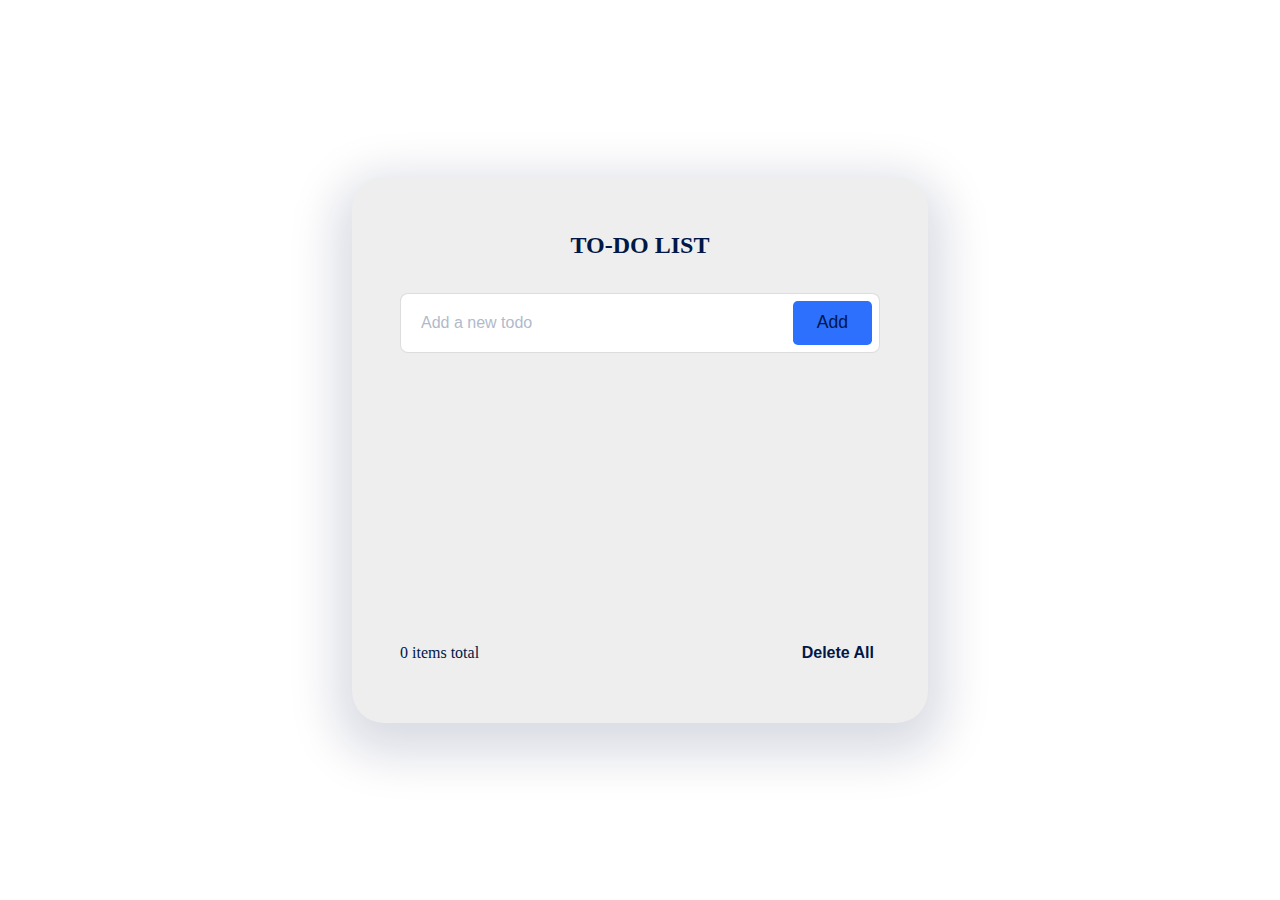
<file: Task2_Octanet/index.html>
<!DOCTYPE html>
<html lang="en">
  <head>
    <meta charset="UTF-8" />
    <meta name="viewport" content="width=device-width, initial-scale=1.0" />
    <link rel="stylesheet" href="./style.css" />
    <script src="./script.js" defer></script>
    <title>Todo</title>
  </head>
  <body>
    <section class="todo">
      <h2>To-do list</h2>
      <div class="input">
        <input
          type="text"
          class="input-field"
          id="todoInput"
          placeholder="Add a new todo"
        />
        <button class="btn">Add</button>
      </div>
      <ul class="scroll">
        <li id="todoList"></li>
      </ul>
      <div>
        <hr class="counter" />
        <div class="counter-container">
          <p><span id="todoCount">0</span> items total</p>
          <button id="deleteButton"><b>Delete All</b></button>
        </div>
      </div>
    </section>
  </body>
</html>
</file>
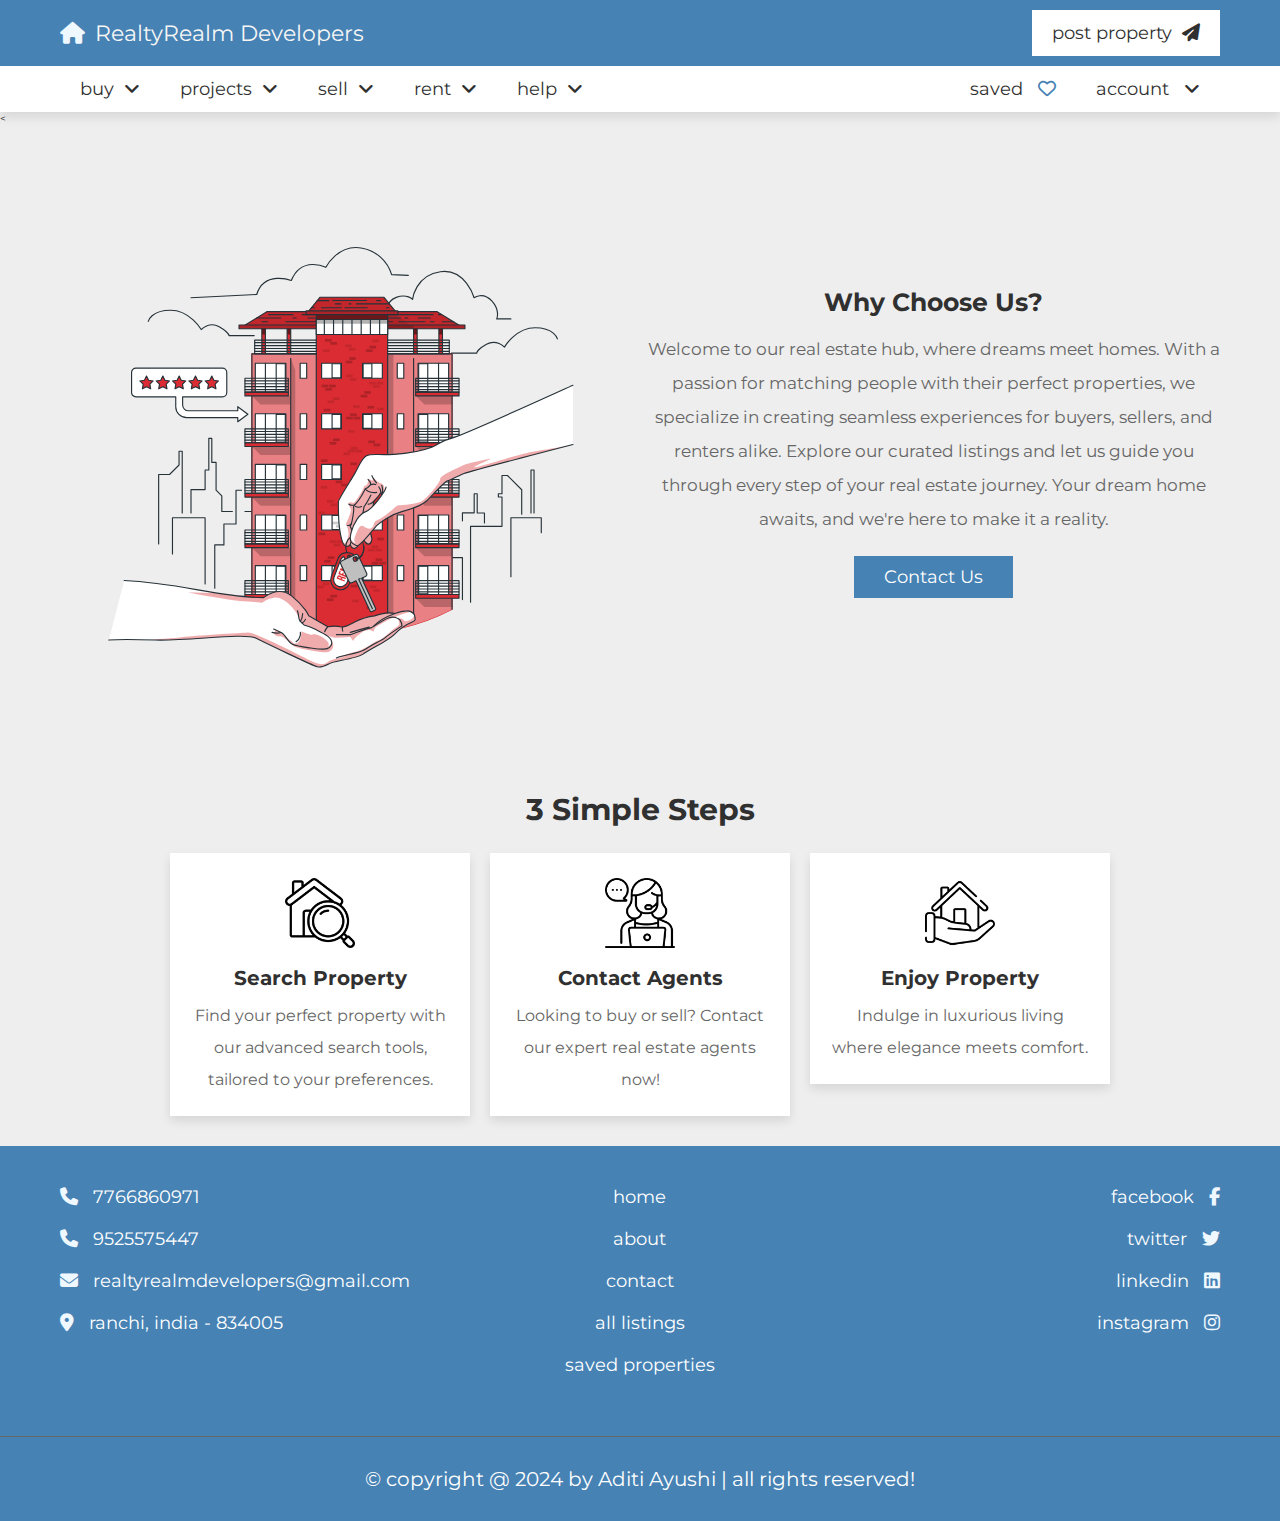
<file: OCTANET_PROJECT/design/about.html>
<!DOCTYPE html>
<html lang="en">
<head>
   <meta charset="UTF-8">
   <meta http-equiv="X-UA-Compatible" content="IE=edge">
   <meta name="viewport" content="width=device-width, initial-scale=1.0">
   <title>About Us</title>

   <!-- font awesome cdn link  -->
   <link rel="stylesheet" href="https://cdnjs.cloudflare.com/ajax/libs/font-awesome/6.2.0/css/all.min.css">

   <!-- custom css file link  -->
   <link rel="stylesheet" href="css/style.css">

</head>
<body>
   
<!-- header section starts  -->
<header class="header">

   <nav class="navbar nav-1" style="background-color:steelblue  ;">
      <section class="flex">
         <a href="home.html" class="logo" style="color: rgb(246, 246, 245);"><i class="fas fa-house" style="color: aliceblue;"></i>RealtyRealm Developers</a>

         <ul>
            <li><a href="#">post property<i class="fas fa-paper-plane"></i></a></li>
         </ul>
      </section>
   </nav>

   <nav class="navbar nav-2">
      <section class="flex">
         <div id="menu-btn" class="fas fa-bars"></div>

         <div class="menu">
            <ul>
               <li><a href="#">buy<i class="fas fa-angle-down"></i></a>
                  <ul>
                     <li><a href="#">house</a></li>
                     <li><a href="#">flat</a></li>
                     <li><a href="#">shop</a></li>
                     <li><a href="#">ready to move</a></li>
                     <li><a href="#">furnished</a></li>
                  </ul>
               </li>
               <li><a href="#">projects<i class="fas fa-angle-down"></i></a>
                  <ul>
                     <li><a href="#">Pithoria Valley</a></li>
                     <li><a href="#">Gagi Plot</a></li>
                     <li><a href="#">Farmhouse, Thakurgaon</a></li>
                     <li><a href="#">Premium Garden, Kotari</a></li>
                     <li><a href="#">Nirmala Property, Husir</a></li>
                  </ul>
               </li>
               <li><a href="#">sell<i class="fas fa-angle-down"></i></a>
                  <ul>
                     <li><a href="#">post property</a></li>
                     <li><a href="#">dashboard</a></li>
                  </ul>
               </li>
               <li><a href="#">rent<i class="fas fa-angle-down"></i></a>
                  <ul>
                     <li><a href="#">house</a></li>
                     <li><a href="#">flat</a></li>
                     <li><a href="#">shop</a></li>
                  </ul>
               </li>
               <li><a href="#">help<i class="fas fa-angle-down"></i></a>
                  <ul>
                     <li><a href="about.html">about us</a></i></li>
                     <li><a href="contact.html">contact us</a></i></li>
                     <li><a href="contact.html#faq">FAQ</a></i></li>
                  </ul>
               </li>
            </ul>
         </div>

         <ul>
            <li><a href="#">saved <i class="far fa-heart" style="color: steelblue;" ></i></a></li>
            <li><a href="#">account <i class="fas fa-angle-down"></i></a>
               <ul>
                  <li><a href="login.html">login</a></li>
                  <li><a href="register.html">register</a></li>
               </ul>
            </li>
         </ul>
      </section>
   </nav>

</header>


<

<!-- header section ends -->

<!-- about section starts  -->

<section class="about">

   <div class="row">
      <div class="image">
         <img src="images/about-img.svg" alt="">
      </div>
      <div class="content">
         <h3>why choose us?</h3>
         <p>Welcome to our real estate hub, where dreams meet homes. With a passion for matching people with their perfect properties, we specialize in creating seamless experiences for buyers, sellers, and renters alike. Explore our curated listings and let us guide you through every step of your real estate journey. Your dream home awaits, and we're here to make it a reality.</p>
         <a href="contact.html" class="inline-btn" style="background-color: steelblue;">contact us</a>
      </div>
   </div>

</section>

<!-- about section ends -->

<!-- steps section starts  -->

<section class="steps">

   <h1 class="heading">3 simple steps</h1>

   <div class="box-container">

      <div class="box">
         <img src="images/step-1.png" alt="">
         <h3>search property</h3>
         <p>Find your perfect property with our advanced search tools, tailored to your preferences.</p>
      </div>

      <div class="box">
         <img src="images/step-2.png" alt="">
         <h3>contact agents</h3>
         <p>Looking to buy or sell? Contact our expert real estate agents now!</p>
      </div>

      <div class="box">
         <img src="images/step-3.png" alt="">
         <h3>enjoy property</h3>
         <p>Indulge in luxurious living where elegance meets comfort.</p>
      </div>

   </div>

</section>

<!-- steps section ends -->










<!-- footer section starts  -->



<footer class="footer" style="background-color: steelblue;">

   <section class="flex">

      <div class="box">
         <a href="tel:7766860971"><i class="fas fa-phone" style="color: aliceblue;"></i><span>7766860971</span></a>
         <a href="tel:9525575447"><i class="fas fa-phone" style="color: aliceblue;"></i><span>9525575447</span></a>
         <a href="mailto:realtyrealmdevelopers@gmail.com"><i class="fas fa-envelope" style="color: aliceblue;"></i><span>realtyrealmdevelopers@gmail.com</span></a>
         <a href="#"><i class="fas fa-map-marker-alt" style="color: aliceblue;"></i><span>ranchi, india - 834005</span></a>
      </div>

      <div class="box">
         <a href="home.html"><span>home</span></a>
         <a href="about.html"><span>about</span></a>
         <a href="contact.html"><span>contact</span></a>
         <a href="listings.html"><span>all listings</span></a>
         <a href="#"><span>saved properties</span></a>
      </div>

      <div class="box">
         <a href="#"><span>facebook</span><i class="fab fa-facebook-f" style="color: aliceblue;"></i></a>
         <a href="#"><span>twitter</span><i class="fab fa-twitter" style="color: aliceblue;"></i></a>
         <a href="#"><span>linkedin</span><i class="fab fa-linkedin" style="color: aliceblue;"></i></a>
         <a href="#"><span>instagram</span><i class="fab fa-instagram" style="color: aliceblue;"></i></a>

      </div>

   </section>

   <div class="credit">&copy; copyright @ 2024 by Aditi Ayushi | all rights reserved!</div>

</footer>

<!-- footer section ends -->


<!-- custom js file link  -->
<script src="js/script.js"></script>

</body>
</html>
</file>
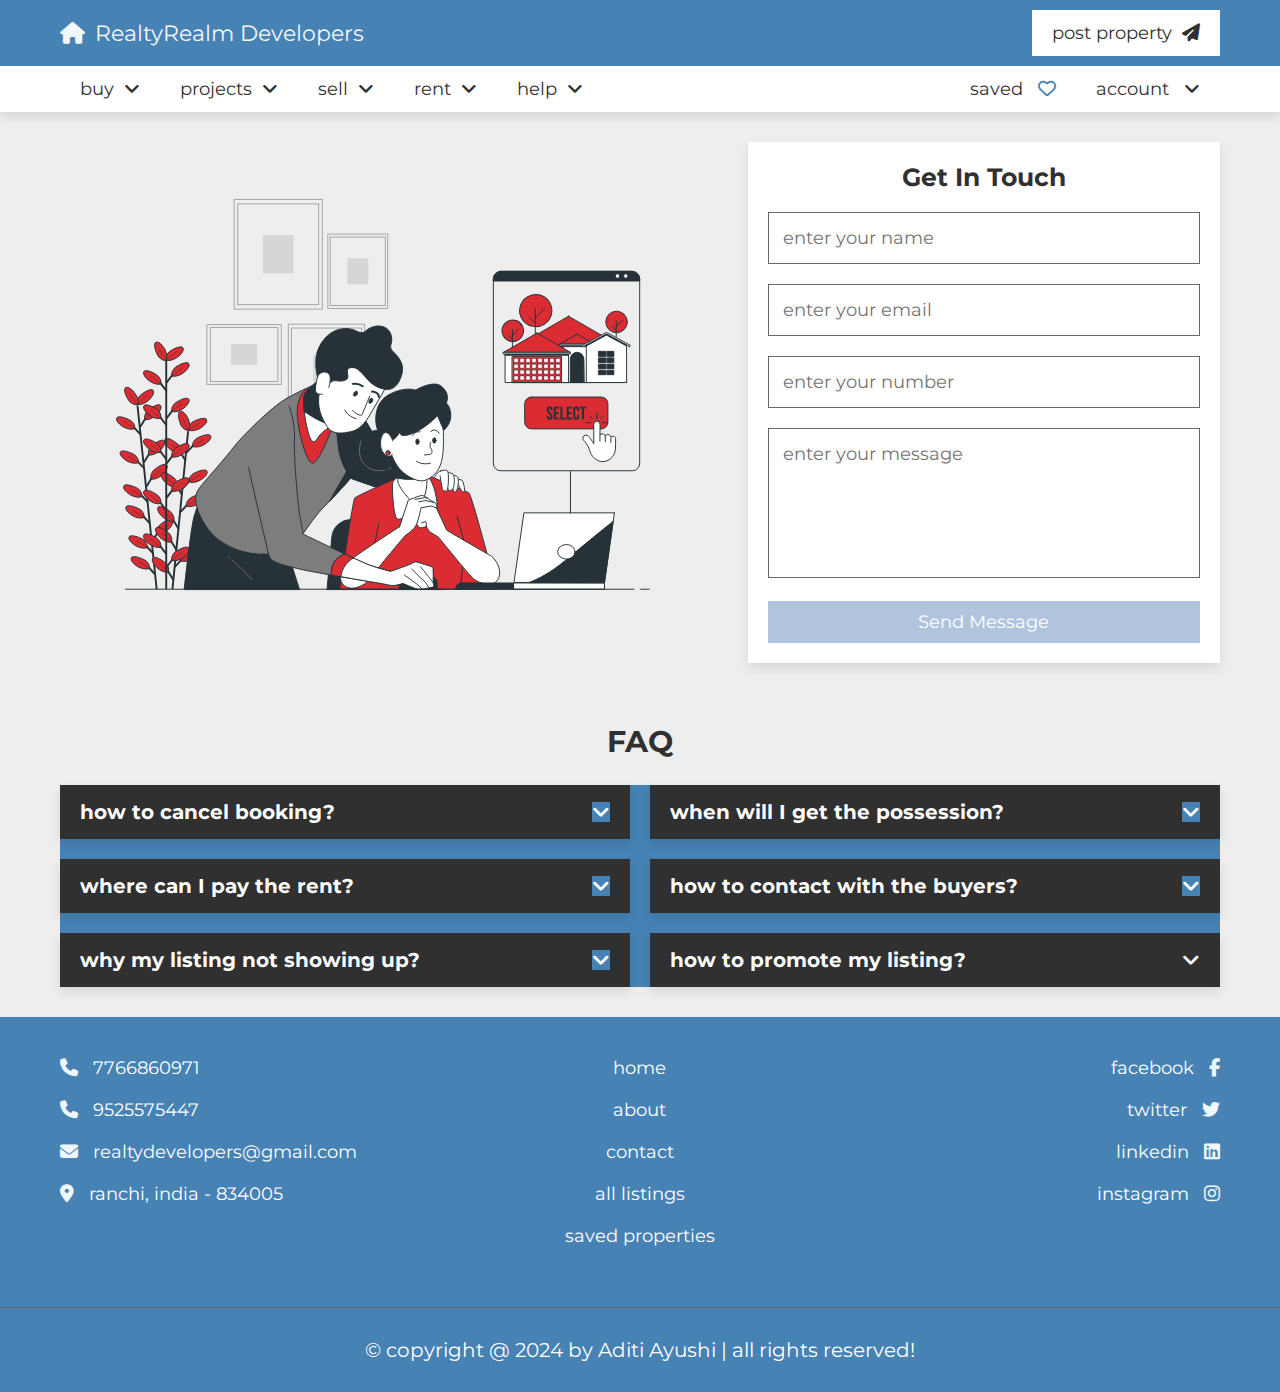
<file: OCTANET_PROJECT/design/contact.html>
<!DOCTYPE html>
<html lang="en">
<head>
   <meta charset="UTF-8">
   <meta http-equiv="X-UA-Compatible" content="IE=edge">
   <meta name="viewport" content="width=device-width, initial-scale=1.0">
   <title>Contact Us</title>

   <!-- font awesome cdn link  -->
   <link rel="stylesheet" href="https://cdnjs.cloudflare.com/ajax/libs/font-awesome/6.2.0/css/all.min.css">

   <!-- custom css file link  -->
   <link rel="stylesheet" href="css/style.css">

</head>
<body>
   
<!-- header section starts  -->

<header class="header">

   <nav class="navbar nav-1" style="background-color:steelblue  ;">
      <section class="flex">
         <a href="home.html" class="logo" style="color: rgb(246, 246, 245);"><i class="fas fa-house" style="color: aliceblue;"></i>RealtyRealm Developers</a>

         <ul>
            <li><a href="#">post property<i class="fas fa-paper-plane"></i></a></li>
         </ul>
      </section>
   </nav>

   <nav class="navbar nav-2">
      <section class="flex">
         <div id="menu-btn" class="fas fa-bars"></div>

         <div class="menu">
            <ul>
               <li><a href="#">buy<i class="fas fa-angle-down"></i></a>
                  <ul>
                     <li><a href="#">house</a></li>
                     <li><a href="#">flat</a></li>
                     <li><a href="#">shop</a></li>
                     <li><a href="#">ready to move</a></li>
                     <li><a href="#">furnished</a></li>
                  </ul>
               </li>
               <li><a href="#">projects<i class="fas fa-angle-down"></i></a>
                  <ul>
                     <li><a href="#">Pithoria Valley</a></li>
                     <li><a href="#">Gagi Plot</a></li>
                     <li><a href="#">Farmhouse, Thakurgaon</a></li>
                     <li><a href="#">Premium Garden, Kotari</a></li>
                     <li><a href="#">Nirmala Property, Husir</a></li>
                  </ul>
               </li>
               <li><a href="#">sell<i class="fas fa-angle-down"></i></a>
                  <ul>
                     <li><a href="#">post property</a></li>
                     <li><a href="#">dashboard</a></li>
                  </ul>
               </li>
               <li><a href="#">rent<i class="fas fa-angle-down"></i></a>
                  <ul>
                     <li><a href="#">house</a></li>
                     <li><a href="#">flat</a></li>
                     <li><a href="#">shop</a></li>
                  </ul>
               </li>
               <li><a href="#">help<i class="fas fa-angle-down"></i></a>
                  <ul>
                     <li><a href="about.html">about us</a></i></li>
                     <li><a href="contact.html">contact us</a></i></li>
                     <li><a href="contact.html#faq">FAQ</a></i></li>
                  </ul>
               </li>
            </ul>
         </div>

         <ul>
            <li><a href="#">saved <i class="far fa-heart" style="color: steelblue;" ></i></a></li>
            <li><a href="#">account <i class="fas fa-angle-down"></i></a>
               <ul>
                  <li><a href="login.html">login</a></li>
                  <li><a href="register.html">register</a></li>
               </ul>
            </li>
         </ul>
      </section>
   </nav>

</header>



<!-- header section ends -->

<!-- contact section starts  -->

<section class="contact">

   <div class="row">
      <div class="image">
         <img src="images/contact-img.svg" alt="">
      </div>
      <form action="" method="post">
         <h3>get in touch</h3>
         <input type="text" name="name" required maxlength="50" placeholder="enter your name" class="box">
         <input type="email" name="email" required maxlength="50" placeholder="enter your email" class="box">
         <input type="number" name="number" required maxlength="10" max="9999999999" min="0" placeholder="enter your number" class="box">
         <textarea name="message" placeholder="enter your message" required maxlength="1000" cols="30" rows="10" class="box"></textarea>
         <input type="submit" value="send message" name="send" class="btn" style="background-color: lightsteelblue;""">
      </form>
   </div>

</section>

<!-- contact section ends -->

<!-- faq section starts  -->

<section class="faq" id="faq">

   <h1 class="heading">FAQ</h1>

   <div class="box-container" style="background-color: steelblue;" >

      <div class="box"  style="background-color: steelblue;">
         <h3><span>how to cancel booking?</span><i class="fas fa-angle-down" style="background-color: steelblue;""></i></h3>
         <p>"Contemporary townhouse with sleek finishes, open-concept living space, and a rooftop terrace for enjoying panoramic sunsets."
            "Historic Victorian home with original architectural details, including stained glass windows and ornate woodwork, offering timeless charm."</p>
      </div>

      <div class="box"  style="background-color: steelblue;">
         <h3><span>when will I get the possession?</span><i class="fas fa-angle-down" style="background-color: steelblue;"></i></h3>
         <p>"Contemporary townhouse with sleek finishes, open-concept living space, and a rooftop terrace for enjoying panoramic sunsets."
            "Historic Victorian home with original architectural details, including stained glass windows and ornate woodwork, offering timeless charm."</p>
      </div>

      <div class="box"  style="background-color: steelblue;">
         <h3><span>where can I pay the rent?</span><i class="fas fa-angle-down" style="background-color: steelblue;"></i></h3>
         <p>"Contemporary townhouse with sleek finishes, open-concept living space, and a rooftop terrace for enjoying panoramic sunsets."
            "Historic Victorian home with original architectural details, including stained glass windows and ornate woodwork, offering timeless charm."</p>
      </div>

      <div class="box"  style="background-color: steelblue;">
         <h3><span>how to contact with the buyers?</span><i class="fas fa-angle-down" style="background-color: steelblue;"></i></h3>
         <p>"Contemporary townhouse with sleek finishes, open-concept living space, and a rooftop terrace for enjoying panoramic sunsets."
            "Historic Victorian home with original architectural details, including stained glass windows and ornate woodwork, offering timeless charm."</p>
      </div>

      <div class="box"  style="background-color: steelblue;">
         <h3><span>why my listing not showing up?</span><i class="fas fa-angle-down" style="background-color: steelblue;"></i></h3>
         <p>"Contemporary townhouse with sleek finishes, open-concept living space, and a rooftop terrace for enjoying panoramic sunsets."
            "Historic Victorian home with original architectural details, including stained glass windows and ornate woodwork, offering timeless charm."</p>
      </div>

      <div class="box"  style="background-color: steelblue;">
         <h3><span>how to promote my listing?</span><i class="fas fa-angle-down"></i></h3>
         <p>"Contemporary townhouse with sleek finishes, open-concept living space, and a rooftop terrace for enjoying panoramic sunsets."
            "Historic Victorian home with original architectural details, including stained glass windows and ornate woodwork, offering timeless charm."</p>
      </div>

   </div>

</section>

<!-- faq section ends -->










<!-- footer section starts  -->


<footer class="footer" style="background-color: steelblue;">

   <section class="flex">

      <div class="box">
         <a href="tel:7766860971"><i class="fas fa-phone" style="color: aliceblue;"></i><span>7766860971</span></a>
         <a href="tel:952557447"><i class="fas fa-phone" style="color: aliceblue;"></i><span>9525575447</span></a>
         <a href="mailto:realtyrealndevelopers@gmail.com"><i class="fas fa-envelope" style="color: aliceblue;"></i><span>realtydevelopers@gmail.com</span></a>
         <a href="#"><i class="fas fa-map-marker-alt" style="color: aliceblue;"></i><span>ranchi, india - 834005</span></a>
      </div>

      <div class="box">
         <a href="home.html"><span>home</span></a>
         <a href="about.html"><span>about</span></a>
         <a href="contact.html"><span>contact</span></a>
         <a href="listings.html"><span>all listings</span></a>
         <a href="#"><span>saved properties</span></a>
      </div>

      <div class="box">
         <a href="#"><span>facebook</span><i class="fab fa-facebook-f" style="color: aliceblue;"></i></a>
         <a href="#"><span>twitter</span><i class="fab fa-twitter" style="color: aliceblue;"></i></a>
         <a href="#"><span>linkedin</span><i class="fab fa-linkedin" style="color: aliceblue;"></i></a>
         <a href="#"><span>instagram</span><i class="fab fa-instagram" style="color: aliceblue;"></i></a>

      </div>

   </section>

   <div class="credit">&copy; copyright @ 2024 by Aditi Ayushi | all rights reserved!</div>

</footer>

<!-- footer section ends -->


<!-- custom js file link  -->
<script src="js/script.js"></script>

</body>
</html>
</file>
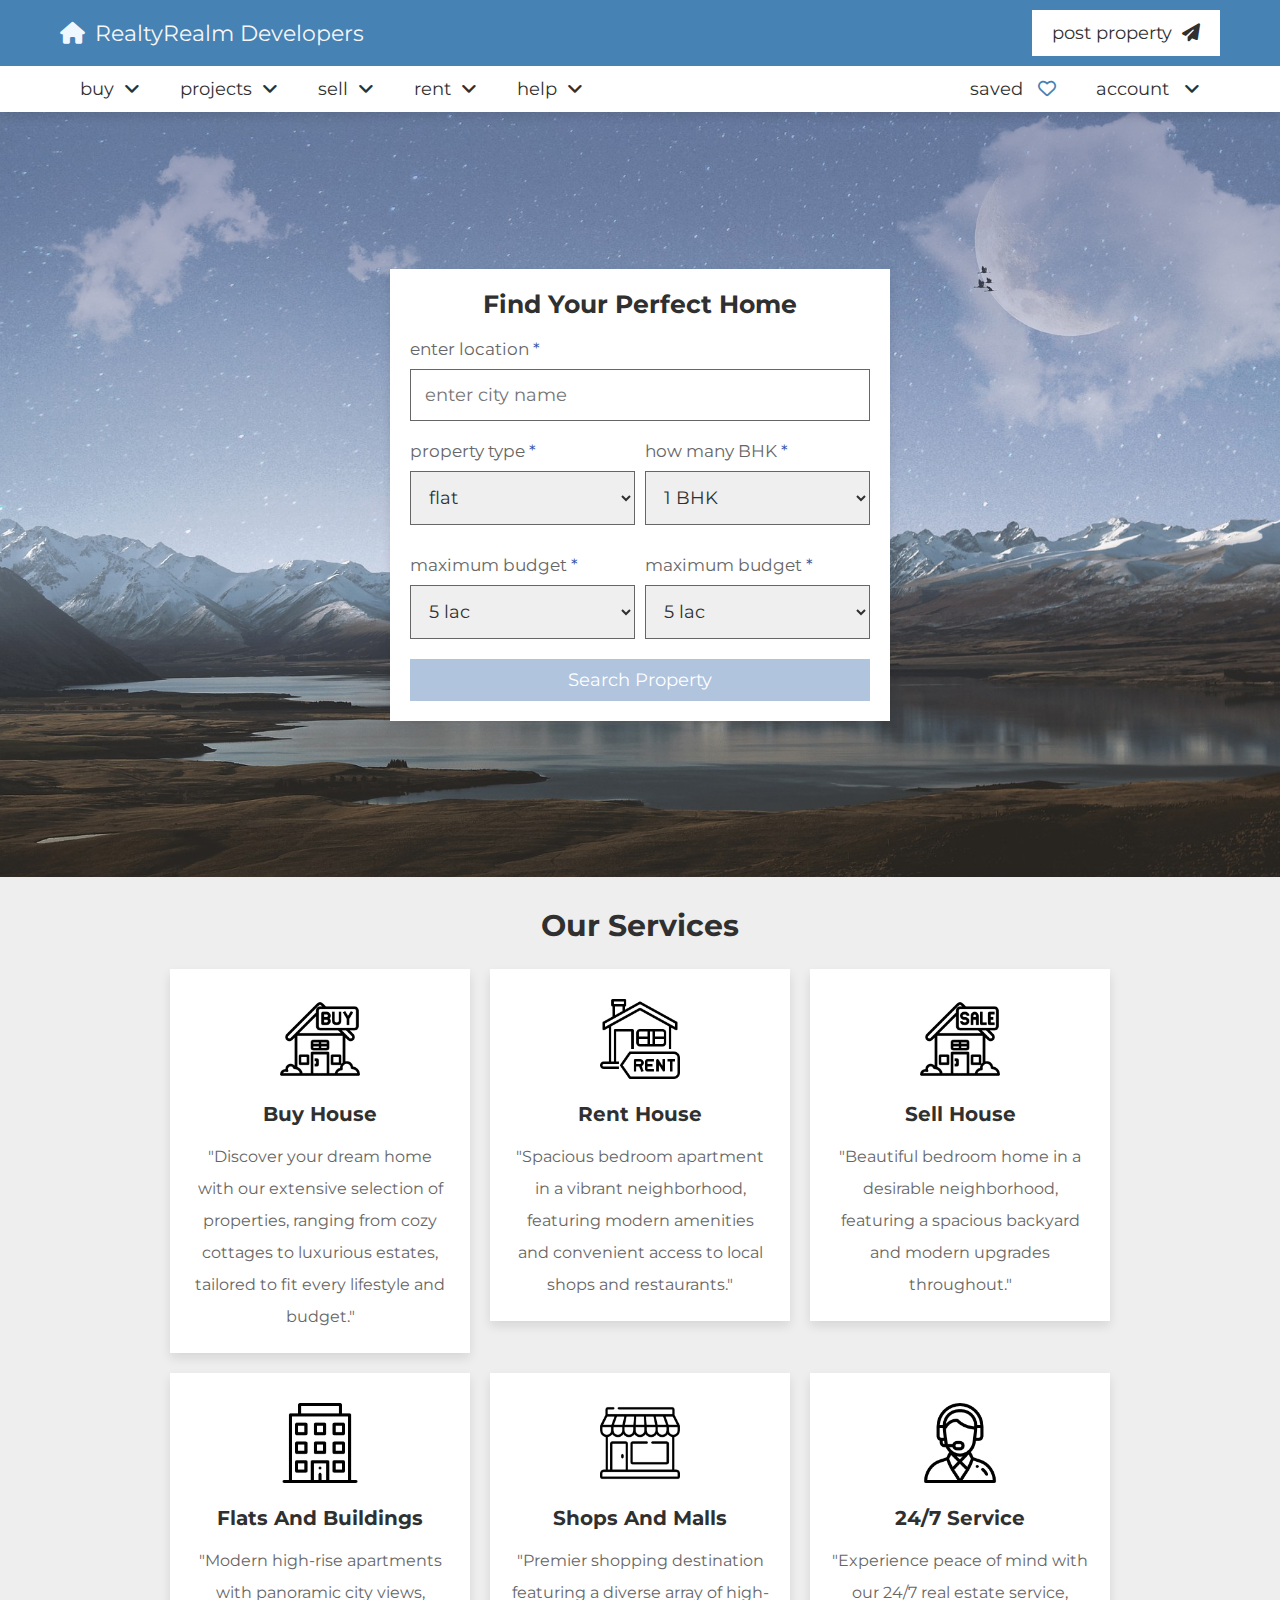
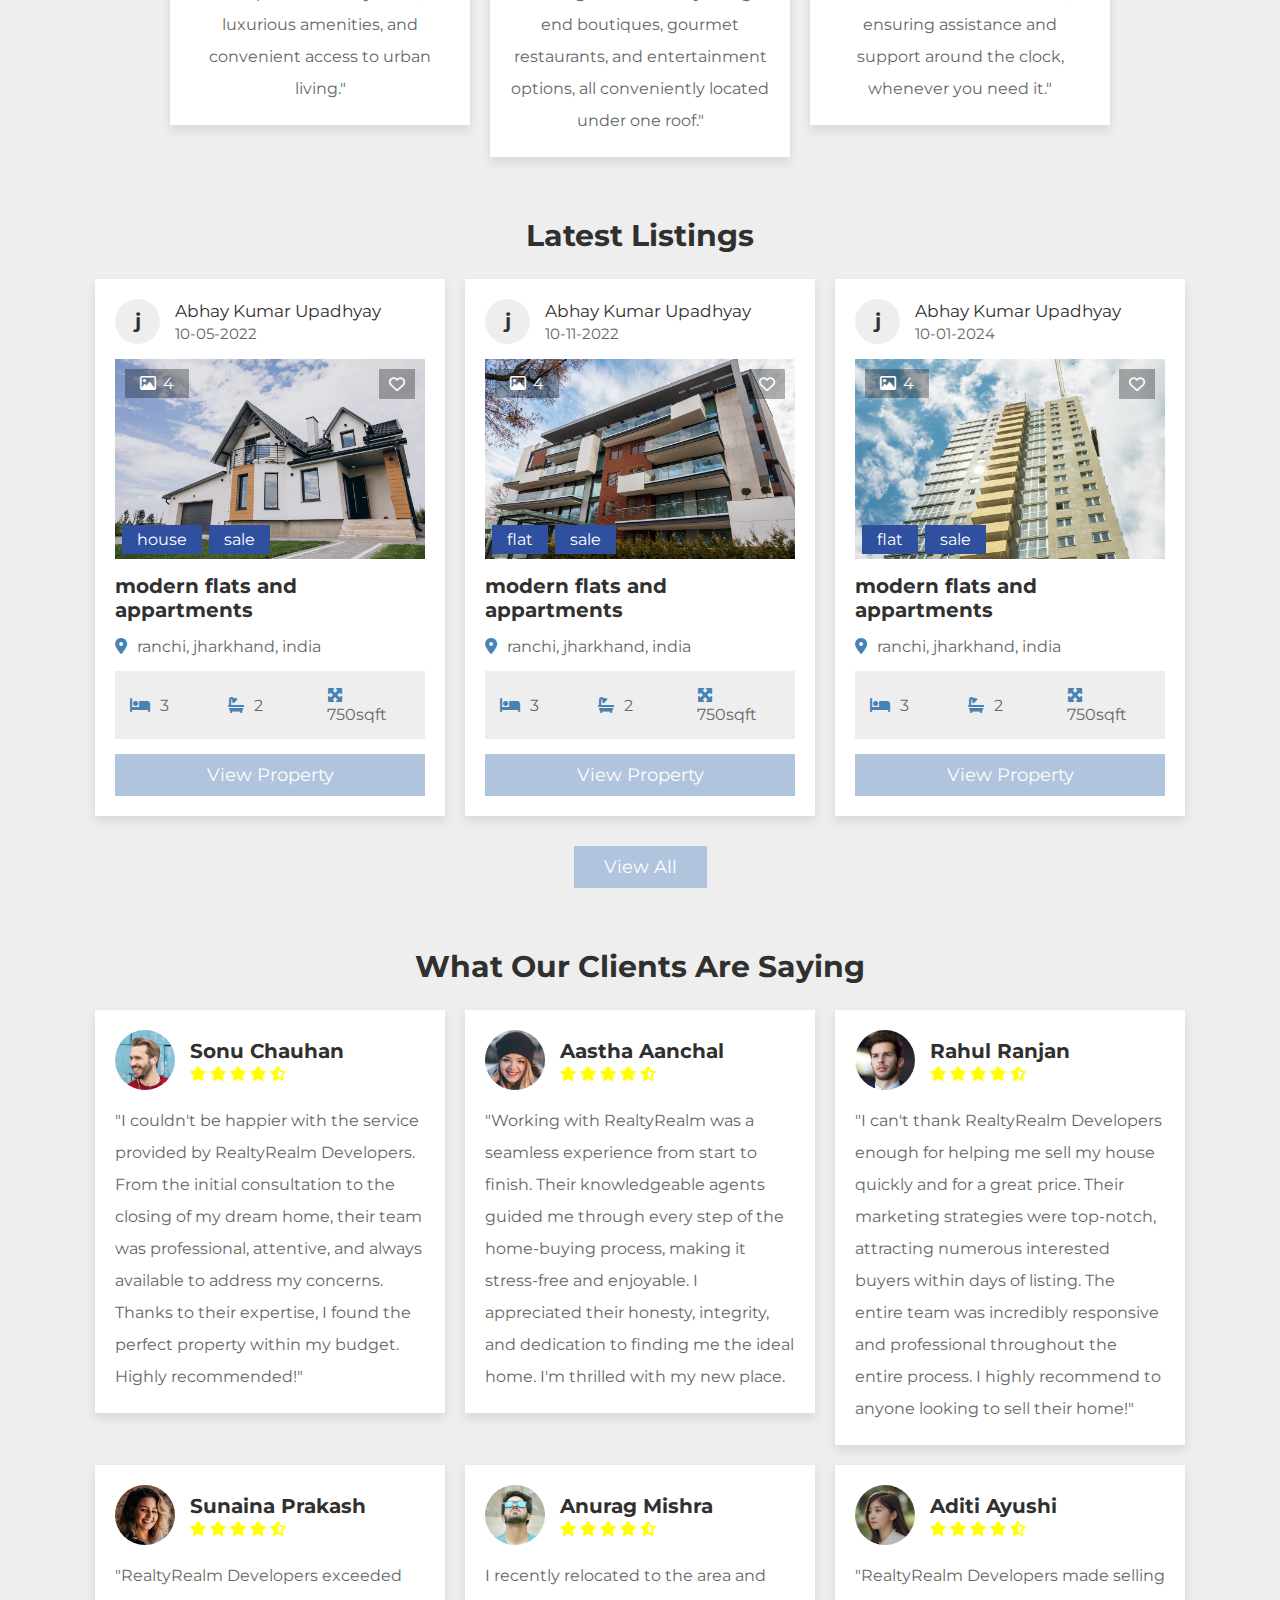
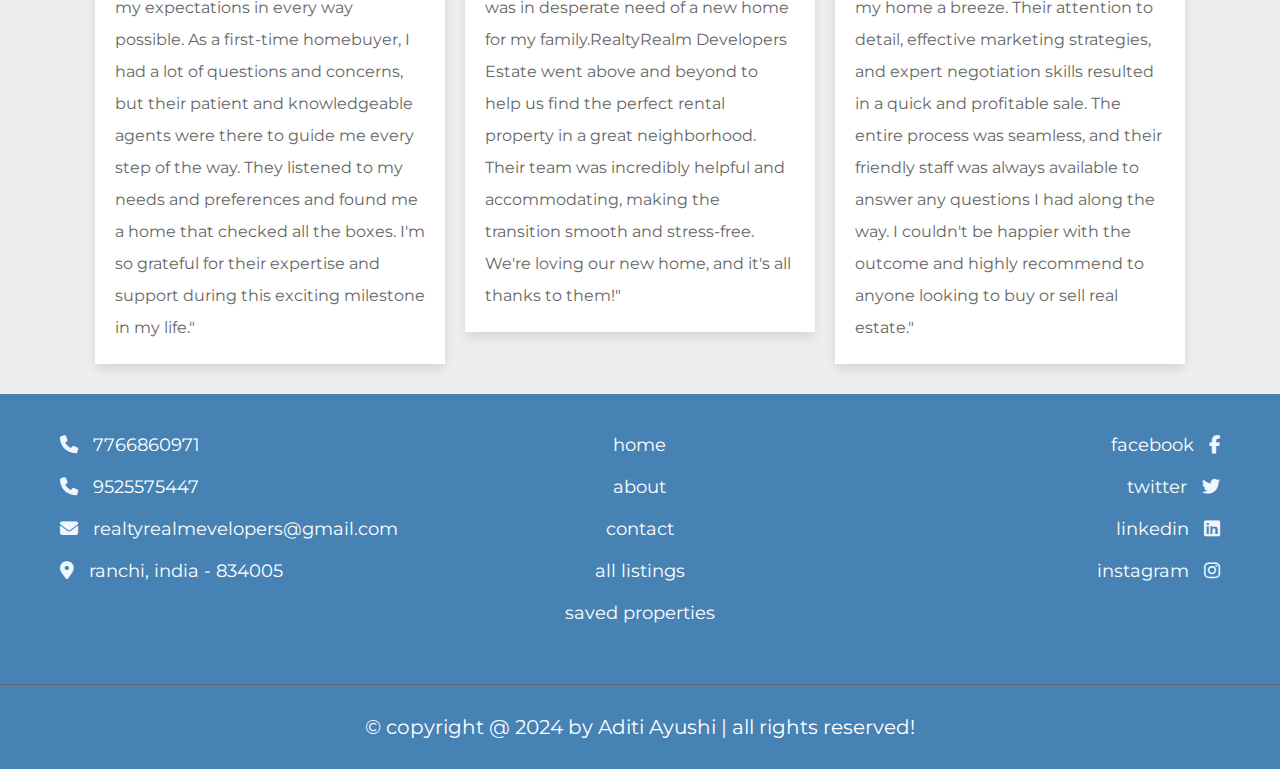
<file: OCTANET_PROJECT/design/home.html>
<!DOCTYPE html>
<html lang="en">
<head>
   <meta charset="UTF-8">
   <meta http-equiv="X-UA-Compatible" content="IE=edge">
   <meta name="viewport" content="width=device-width, initial-scale=1.0">
   <title>Home</title>

   <!-- font awesome cdn link  -->
   <link rel="stylesheet" href="https://cdnjs.cloudflare.com/ajax/libs/font-awesome/6.2.0/css/all.min.css">

   <!-- custom css file link  -->
   <link rel="stylesheet" href="css/style.css">

</head>
<body>
   
<!-- header section starts  -->

<header class="header">

   <nav class="navbar nav-1" style="background-color:steelblue  ;">
      <section class="flex">
         <a href="home.html" class="logo" style="color: rgb(246, 246, 245);"><i class="fas fa-house" style="color: aliceblue;"></i>RealtyRealm Developers</a>

         <ul>
            <li><a href="#">post property<i class="fas fa-paper-plane"></i></a></li>
         </ul>
      </section>
   </nav>

   <nav class="navbar nav-2">
      <section class="flex">
         <div id="menu-btn" class="fas fa-bars"></div>

         <div class="menu">
            <ul>
               <li><a href="#">buy<i class="fas fa-angle-down"></i></a>
                  <ul>
                     <li><a href="#">house</a></li>
                     <li><a href="#">flat</a></li>
                     <li><a href="#">shop</a></li>
                     <li><a href="#">ready to move</a></li>
                     <li><a href="#">furnished</a></li>
                  </ul>
               </li>
               <li><a href="#">projects<i class="fas fa-angle-down"></i></a>
                  <ul>
                     <li><a href="#">Pithoria Valley</a></li>
                     <li><a href="#">Gagi Plot</a></li>
                     <li><a href="#">Farmhouse, Thakurgaon</a></li>
                     <li><a href="#">Premium Garden, Kotari</a></li>
                     <li><a href="#">Nirmala Property, Husir</a></li>
                  </ul>
               </li>
               <li><a href="#">sell<i class="fas fa-angle-down"></i></a>
                  <ul>
                     <li><a href="#">post property</a></li>
                     <li><a href="#">dashboard</a></li>
                  </ul>
               </li>
               <li><a href="#">rent<i class="fas fa-angle-down"></i></a>
                  <ul>
                     <li><a href="#">house</a></li>
                     <li><a href="#">flat</a></li>
                     <li><a href="#">shop</a></li>
                  </ul>
               </li>
               <li><a href="#">help<i class="fas fa-angle-down"></i></a>
                  <ul>
                     <li><a href="about.html">about us</a></i></li>
                     <li><a href="contact.html">contact us</a></i></li>
                     <li><a href="contact.html#faq">FAQ</a></i></li>
                  </ul>
               </li>
            </ul>
         </div>

         <ul>
            <li><a href="#">saved <i class="far fa-heart" style="color: steelblue;" ></i></a></li>
            <li><a href="#">account <i class="fas fa-angle-down"></i></a>
               <ul>
                  <li><a href="login.html">login</a></li>
                  <li><a href="register.html">register</a></li>
               </ul>
            </li>
         </ul>
      </section>
   </nav>

</header>

<!-- header section ends -->

<!-- home section starts  -->

<div class="home">

   <section class="center">

      <form action="search.html" method="post">
         <h3>find your perfect home</h3>
         <div class="box">
            <p>enter location <span>*</span></p>
            <input type="text" name="location" required maxlength="50" placeholder="enter city name" class="input">
         </div>
         <div class="flex">
            <div class="box">
               <p>property type <span>*</span></p>
               <select name="type" class="input" required>
                  <option value="flat">flat</option>
                  <option value="house">house</option>
                  <option value="shop">shop</option>
               </select>
            </div>
            <div class="box">
               <p>how many BHK <span>*</span></p>
               <select name="bhk" class="input" required>
                  <option value="1">1 BHK</option>
                  <option value="2">2 BHK</option>
                  <option value="3">3 BHK</option>
                  <option value="4">4 BHK</option>
                  <option value="5">5 BHK</option>
                  <option value="6">6 BHK</option>
                  <option value="7">7 BHK</option>
                  <option value="8">8 BHK</option>
                  <option value="9">9 BHK</option>
               </select>
            </div>
            <div class="box">
               <p>maximum budget <span>*</span></p>
               <select name="minimum" class="input" required>
                  <option value="5000000">5 lac</option>
                  <option value="1000000">10 lac</option>
                  <option value="2000000">20 lac</option>
                  <option value="3000000">30 lac</option>
                  <option value="4000000">40 lac</option>
                  <option value="4000000">40 lac</option>
                  <option value="5000000">50 lac</option>
                  <option value="6000000">60 lac</option>
                  <option value="7000000">70 lac</option>
                  <option value="8000000">80 lac</option>
                  <option value="9000000">90 lac</option>
                  <option value="10000000">1 Cr</option>
                  <option value="20000000">2 Cr</option>
                  <option value="30000000">3 Cr</option>
                  <option value="40000000">4 Cr</option>
                  <option value="50000000">5 Cr</option>
                  <option value="60000000">6 Cr</option>
                  <option value="70000000">7 Cr</option>
                  <option value="80000000">8 Cr</option>
                  <option value="90000000">9 Cr</option>
                  <option value="100000000">10 Cr</option>
                  <option value="150000000">15 Cr</option>
                  <option value="200000000">20 Cr</option>
               </select>
            </div>
            <div class="box">
               <p>maximum budget <span>*</span></p>
               <select name="maximum" class="input" required>
                  <option value="5000000">5 lac</option>
                  <option value="1000000">10 lac</option>
                  <option value="2000000">20 lac</option>
                  <option value="3000000">30 lac</option>
                  <option value="4000000">40 lac</option>
                  <option value="4000000">40 lac</option>
                  <option value="5000000">50 lac</option>
                  <option value="6000000">60 lac</option>
                  <option value="7000000">70 lac</option>
                  <option value="8000000">80 lac</option>
                  <option value="9000000">90 lac</option>
                  <option value="10000000">1 Cr</option>
                  <option value="20000000">2 Cr</option>
                  <option value="30000000">3 Cr</option>
                  <option value="40000000">4 Cr</option>
                  <option value="50000000">5 Cr</option>
                  <option value="60000000">6 Cr</option>
                  <option value="70000000">7 Cr</option>
                  <option value="80000000">8 Cr</option>
                  <option value="90000000">9 Cr</option>
                  <option value="100000000">10 Cr</option>
                  <option value="150000000">15 Cr</option>
                  <option value="200000000">20 Cr</option>
               </select>
            </div>
         </div>
         <input type="submit" value="search property" name="search" class="btn" style="background-color: lightsteelblue;">
      </form>

   </section>

</div>

<!-- home section ends -->

<!-- services section starts  -->

<section class="services">

   <h1 class="heading">our services</h1>

   <div class="box-container">

      <div class="box">
         <img src="images/icon-1.png" alt="">
         <h3>buy house</h3>
         <p> "Discover your dream home with our extensive selection of properties, ranging from cozy cottages to luxurious estates, tailored to fit every lifestyle and budget."</p>
      </div>

      <div class="box">
         <img src="images/icon-2.png" alt="">
         <h3>rent house</h3>
         <p> "Spacious bedroom apartment in a vibrant neighborhood, featuring modern amenities and convenient access to local shops and restaurants."</p>
      </div>

      <div class="box">
         <img src="images/icon-3.png" alt="">
         <h3>sell house</h3>
         <p> "Beautiful bedroom home in a desirable neighborhood, featuring a spacious backyard and modern upgrades throughout."</p>
      </div>

      <div class="box">
         <img src="images/icon-4.png" alt="">
         <h3>flats and buildings</h3>
         <p>"Modern high-rise apartments with panoramic city views, luxurious amenities, and convenient access to urban living."</p>
      </div>

      <div class="box">
         <img src="images/icon-5.png" alt="">
         <h3>shops and malls</h3>
         <p>"Premier shopping destination featuring a diverse array of high-end boutiques, gourmet restaurants, and entertainment options, all conveniently located under one roof."</p>
      </div>

      <div class="box">
         <img src="images/icon-6.png" alt="">
         <h3>24/7 service</h3>
         <p>"Experience peace of mind with our 24/7 real estate service, ensuring assistance and support around the clock, whenever you need it."</p>
      </div>

   </div>

</section>

<!-- services section ends -->

<!-- listings section starts  -->

<section class="listings">

   <h1 class="heading">latest listings</h1>

   <div class="box-container">

      <div class="box">
         <div class="admin">
            <h3>j</h3>
            <div>
               <p>Abhay Kumar Upadhyay</p>
               <span>10-05-2022</span>
            </div>
         </div>
         <div class="thumb">
            <p class="total-images"><i class="far fa-image"></i><span>4</span></p>
            <p class="type"><span>house</span><span>sale</span></p>
            <form action="" method="post" class="save">
               <button type="submit" name="save" class="far fa-heart"></button>
            </form>
            <img src="images/house-img-1.webp" alt="">
         </div>
         <h3 class="name">modern flats and appartments</h3>
         <p class="location"><i class="fas fa-map-marker-alt" style="color: steelblue;"></i><span>ranchi, jharkhand, india</span></p>
         <div class="flex">
            <p><i class="fas fa-bed" style="color: steelblue;"></i><span>3</span></p>
            <p><i class="fas fa-bath" style="color: steelblue;"></i><span>2</span></p>
            <p><i class="fas fa-maximize" style="color: steelblue;"></i><span>750sqft</span></p>
         </div>
         <a href="view_property.html" class="btn" style="background-color: lightsteelblue;">view property</a>
      </div>

      <div class="box">
         <div class="admin">
            <h3>j</h3>
            <div>
               <p>Abhay Kumar Upadhyay</p>
               <span>10-11-2022</span>
            </div>
         </div>
         <div class="thumb">
            <p class="total-images"><i class="far fa-image"></i><span>4</span></p>
            <p class="type"><span>flat</span><span>sale</span></p>
            <form action="" method="post" class="save">
               <button type="submit" name="save" class="far fa-heart"></button>
            </form>
            <img src="images/house-img-2.webp" alt="">
         </div>
         <h3 class="name">modern flats and appartments</h3>
         <p class="location"><i class="fas fa-map-marker-alt" style="color: steelblue;"></i><span>ranchi, jharkhand, india</span></p>
         <div class="flex">
            <p><i class="fas fa-bed" style="color: steelblue;"></i><span>3</span></p>
            <p><i class="fas fa-bath" style="color: steelblue;"></i><span>2</span></p>
            <p><i class="fas fa-maximize" style="color: steelblue;"></i><span>750sqft</span></p>
         </div>
         <a href="view_property.html" class="btn" style="background-color: lightsteelblue;">view property</a>
      </div>

      <div class="box">
         <div class="admin">
            <h3>j</h3>
            <div>
               <p>Abhay Kumar Upadhyay</p>
               <span>10-01-2024</span>
            </div>
         </div>
         <div class="thumb">
            <p class="total-images"><i class="far fa-image"></i><span>4</span></p>
            <p class="type"><span>flat</span><span>sale</span></p>
            <form action="" method="post" class="save">
               <button type="submit" name="save" class="far fa-heart"></button>
            </form>
            <img src="images/house-img-3.jpg" alt="">
         </div>
         <h3 class="name">modern flats and appartments</h3>
         <p class="location"><i class="fas fa-map-marker-alt" style="color: steelblue;"></i><span>ranchi, jharkhand, india</span></p>
         <div class="flex">
            <p><i class="fas fa-bed" style="color: steelblue;"></i><span>3</span></p>
            <p><i class="fas fa-bath" style="color: steelblue;"></i><span>2</span></p>
            <p><i class="fas fa-maximize" style="color: steelblue;"></i><span>750sqft</span></p>
         </div>
         <a href="view_property.html" class="btn" style="background-color: lightsteelblue;">view property</a>
      </div>

   </div>

   <div style="margin-top: 2rem; text-align:center;" style="color: black;">
      <a href="listings.html" class="inline-btn" style="background-color: lightsteelblue ;" style="color: black;">view all</a>
   </div>

</section>

<!-- listings section ends -->



<!-- review section starts  -->

<section class="reviews">

   <h1 class="heading">What Our Clients Are Saying</h1>

   <div class="box-container">

      <div class="box">
         <div class="user">
            <img src="images/pic-1.png" alt="">
            <div>
               <h3>Sonu Chauhan</h3>
               <div class="stars">
                  <i class="fas fa-star" style="color: yellow;"></i>
                  <i class="fas fa-star" style="color: yellow;"></i>
                  <i class="fas fa-star" style="color: yellow;"></i>
                  <i class="fas fa-star" style="color: yellow;"></i>
                  <i class="fas fa-star-half-alt" style="color: yellow;"></i>
               </div>
            </div>
         </div>
         <p>"I couldn't be happier with the service provided by RealtyRealm Developers. From the initial consultation to the closing of my dream home, their team was professional, attentive, and always available to address my concerns. Thanks to their expertise, I found the perfect property within my budget. Highly recommended!"
         </p>
      </div>

      <div class="box">
         <div class="user">
            <img src="images/pic-2.png" alt="">
            <div>
               <h3>Aastha Aanchal</h3>
               <div class="stars">
                  <i class="fas fa-star"  style="color: yellow;"></i>
                  <i class="fas fa-star"  style="color: yellow;"></i>
                  <i class="fas fa-star" style="color: yellow;"></i>
                  <i class="fas fa-star"  style="color: yellow;"></i>
                  <i class="fas fa-star-half-alt"  style="color: yellow;"></i>
               </div>
            </div>
         </div>
         <p>"Working with RealtyRealm was a seamless experience from start to finish. Their knowledgeable agents guided me through every step of the home-buying process, making it stress-free and enjoyable. I appreciated their honesty, integrity, and dedication to finding me the ideal home. I'm thrilled with my new place.
</p>
      </div>

      <div class="box">
         <div class="user">
            <img src="images/pic-3.png" alt="">
            <div>
               <h3>Rahul Ranjan</h3>
               <div class="stars">
                  <i class="fas fa-star"  style="color: yellow;"></i>
                  <i class="fas fa-star" style="color: yellow;"></i>
                  <i class="fas fa-star"  style="color: yellow;"></i>
                  <i class="fas fa-star"  style="color: yellow;"></i>
                  <i class="fas fa-star-half-alt"  style="color: yellow;"></i>
               </div>
            </div>
         </div>
         <p>"I can't thank RealtyRealm Developers enough for helping me sell my house quickly and for a great price. Their marketing strategies were top-notch, attracting numerous interested buyers within days of listing. The entire team was incredibly responsive and professional throughout the entire process. I highly recommend to anyone looking to sell their home!"</p>
      </div>

      <div class="box">
         <div class="user">
            <img src="images/pic-4.png" alt="">
            <div>
               <h3>Sunaina Prakash</h3>
               <div class="stars">
                  <i class="fas fa-star"  style="color: yellow;"></i>
                  <i class="fas fa-star"  style="color: yellow;"></i>
                  <i class="fas fa-star"  style="color: yellow;"></i>
                  <i class="fas fa-star"  style="color: yellow;"></i>
                  <i class="fas fa-star-half-alt"  style="color: yellow;"></i>
               </div>
            </div>
         </div>
         <p>"RealtyRealm Developers exceeded my expectations in every way possible. As a first-time homebuyer, I had a lot of questions and concerns, but their patient and knowledgeable agents were there to guide me every step of the way. They listened to my needs and preferences and found me a home that checked all the boxes. I'm so grateful for their expertise and support during this exciting milestone in my life."
</p>
      </div>

      <div class="box">
         <div class="user">
            <img src="images/pic-5.png" alt="">
            <div>
               <h3>Anurag Mishra</h3>
               <div class="stars">
                  <i class="fas fa-star"  style="color: yellow;"></i>
                  <i class="fas fa-star"  style="color: yellow;"></i>
                  <i class="fas fa-star"  style="color: yellow;"></i>
                  <i class="fas fa-star"  style="color: yellow;"></i>
                  <i class="fas fa-star-half-alt"  style="color: yellow;"></i>
               </div>
            </div>
         </div>
         <p>I recently relocated to the area and was in desperate need of a new home for my family.RealtyRealm Developers Estate went above and beyond to help us find the perfect rental property in a great neighborhood. Their team was incredibly helpful and accommodating, making the transition smooth and stress-free. We're loving our new home, and it's all thanks to them!"</p>
      </div>

      <div class="box">
         <div class="user">
            <img src="images/pic-6.png" alt="">
            <div>
               <h3>Aditi Ayushi</h3>
               <div class="stars">
                  <i class="fas fa-star"  style="color: yellow;"></i>
                  <i class="fas fa-star"  style="color: yellow;"></i>
                  <i class="fas fa-star"  style="color: yellow;"></i>
                  <i class="fas fa-star"  style="color: yellow;"></i>
                  <i class="fas fa-star-half-alt"  style="color: yellow;"></i>
               </div>
            </div>
         </div>
         <p>"RealtyRealm Developers made selling my home a breeze. Their attention to detail, effective marketing strategies, and expert negotiation skills resulted in a quick and profitable sale. The entire process was seamless, and their friendly staff was always available to answer any questions I had along the way. I couldn't be happier with the outcome and highly recommend to anyone looking to buy or sell real estate."</p>
      </div>

   </div>

</section>

<!-- review section ends -->














<!-- footer section starts  -->

<footer class="footer" style="background-color: steelblue;">

   <section class="flex">

      <div class="box">
         <a href="tel:7766860971"><i class="fas fa-phone" style="color: aliceblue;"></i><span>7766860971</span></a>
         <a href="tel:9525575447"><i class="fas fa-phone" style="color: aliceblue;"></i><span>9525575447</span></a>
         <a href="mailto:realtyrealmdevelopers@gmail.com"><i class="fas fa-envelope" style="color: aliceblue;"></i><span>realtyrealmevelopers@gmail.com</span></a>
         <a href="#"><i class="fas fa-map-marker-alt" style="color: aliceblue;"></i><span>ranchi, india - 834005</span></a>
      </div>

      <div class="box">
         <a href="home.html"><span>home</span></a>
         <a href="about.html"><span>about</span></a>
         <a href="contact.html"><span>contact</span></a>
         <a href="listings.html"><span>all listings</span></a>
         <a href="#"><span>saved properties</span></a>
      </div>

      <div class="box">
         <a href="#"><span>facebook</span><i class="fab fa-facebook-f" style="color: aliceblue;"></i></a>
         <a href="#"><span>twitter</span><i class="fab fa-twitter" style="color: aliceblue;"></i></a>
         <a href="#"><span>linkedin</span><i class="fab fa-linkedin" style="color: aliceblue;"></i></a>
         <a href="#"><span>instagram</span><i class="fab fa-instagram" style="color: aliceblue;"></i></a>

      </div>

   </section>

   <div class="credit">&copy; copyright @ 2024 by Aditi Ayushi | all rights reserved!</div>

</footer>

<!-- footer section ends -->


<!-- custom js file link  -->
<script src="js/script.js"></script>

</body>
</html>
</file>
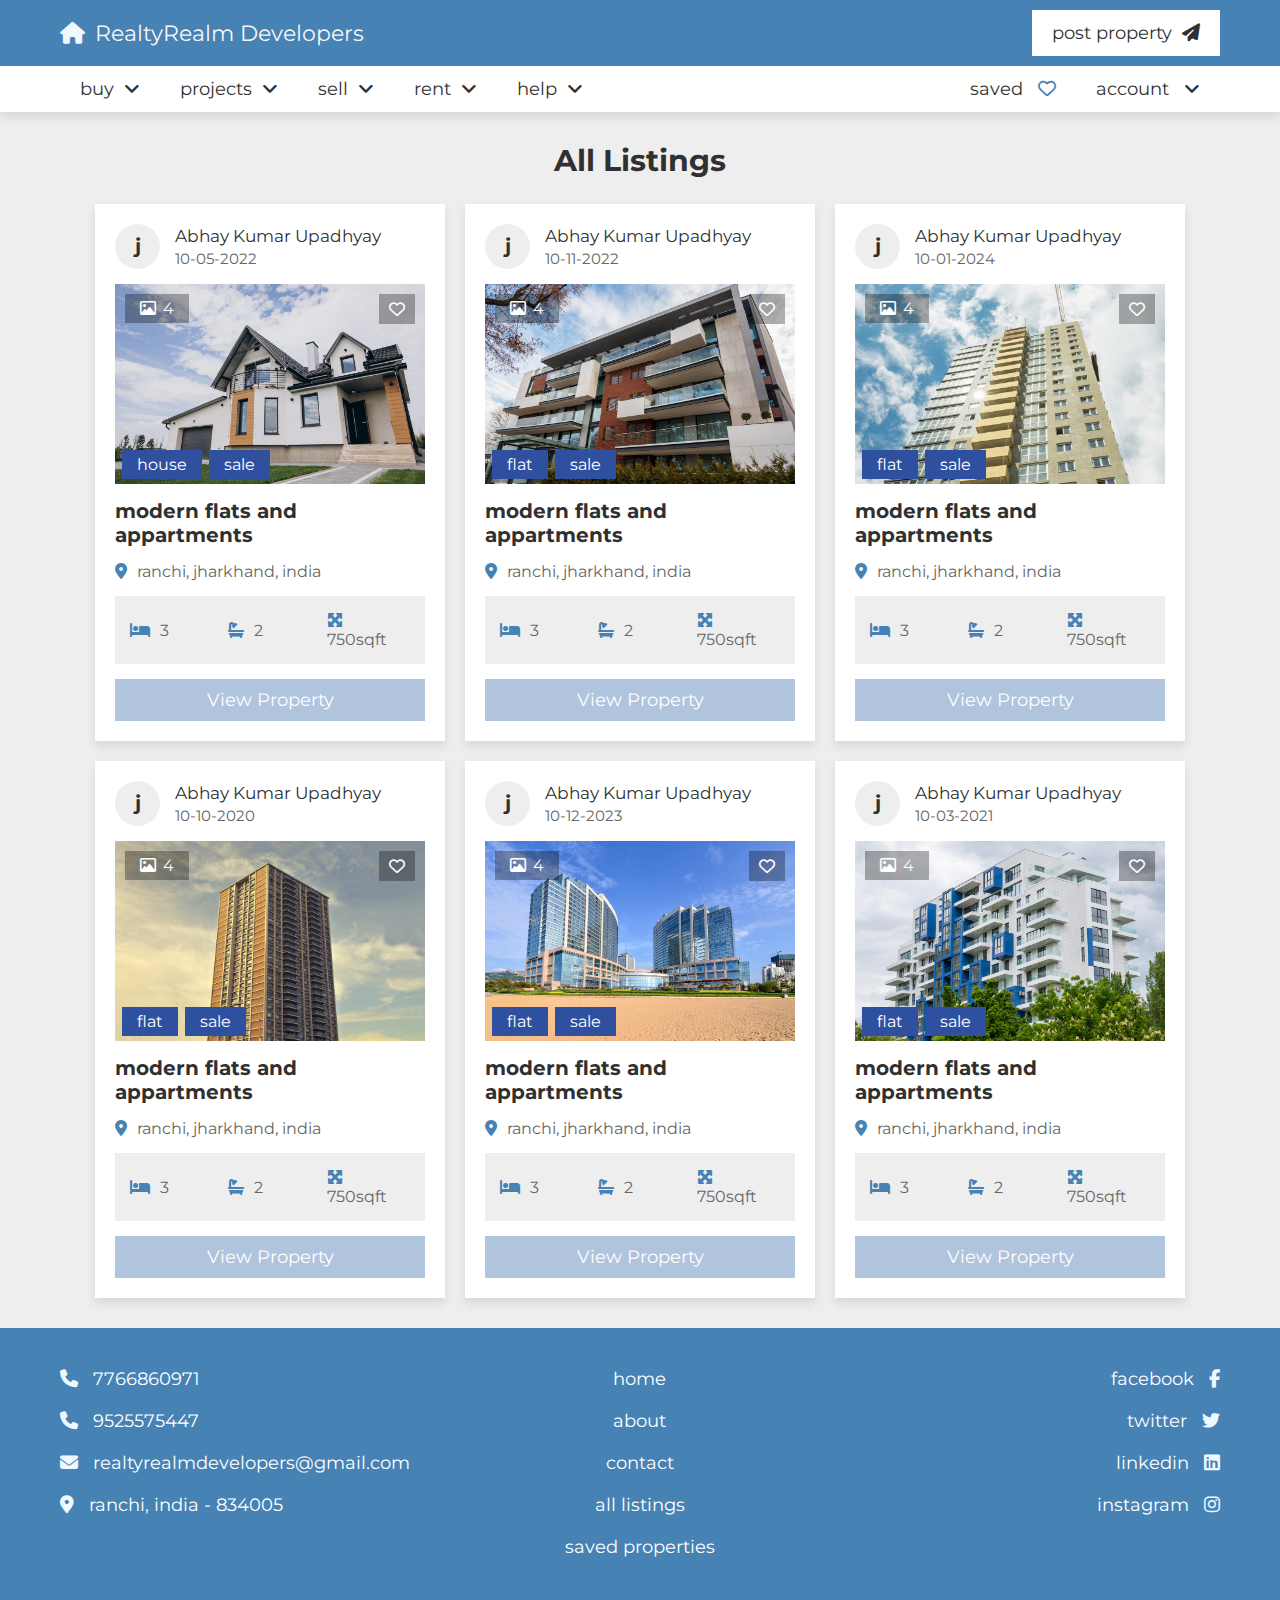
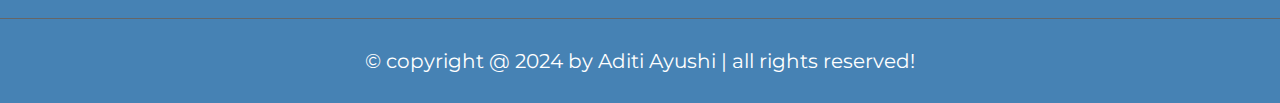
<file: OCTANET_PROJECT/design/listings.html>
<!DOCTYPE html>
<html lang="en">
<head>
   <meta charset="UTF-8">
   <meta http-equiv="X-UA-Compatible" content="IE=edge">
   <meta name="viewport" content="width=device-width, initial-scale=1.0">
   <title>All Listings</title>

   <!-- font awesome cdn link  -->
   <link rel="stylesheet" href="https://cdnjs.cloudflare.com/ajax/libs/font-awesome/6.2.0/css/all.min.css">

   <!-- custom css file link  -->
   <link rel="stylesheet" href="css/style.css">

</head>
<body>
   
<!-- header section starts  -->

<header class="header">

   <nav class="navbar nav-1" style="background-color:steelblue  ;">
      <section class="flex">
         <a href="home.html" class="logo" style="color: rgb(246, 246, 245);"><i class="fas fa-house" style="color: aliceblue;"></i>RealtyRealm Developers</a>

         <ul>
            <li><a href="#">post property<i class="fas fa-paper-plane"></i></a></li>
         </ul>
      </section>
   </nav>

   <nav class="navbar nav-2">
      <section class="flex">
         <div id="menu-btn" class="fas fa-bars"></div>

         <div class="menu">
            <ul>
               <li><a href="#">buy<i class="fas fa-angle-down"></i></a>
                  <ul>
                     <li><a href="#">house</a></li>
                     <li><a href="#">flat</a></li>
                     <li><a href="#">shop</a></li>
                     <li><a href="#">ready to move</a></li>
                     <li><a href="#">furnished</a></li>
                  </ul>
               </li>
               <li><a href="#">projects<i class="fas fa-angle-down"></i></a>
                  <ul>
                     <li><a href="#">Pithoria Valley</a></li>
                     <li><a href="#">Gagi Plot</a></li>
                     <li><a href="#">Farmhouse, Thakurgaon</a></li>
                     <li><a href="#">Premium Garden, Kotari</a></li>
                     <li><a href="#">Nirmala Property, Husir</a></li>
                  </ul>
               </li>
               <li><a href="#">sell<i class="fas fa-angle-down"></i></a>
                  <ul>
                     <li><a href="#">post property</a></li>
                     <li><a href="#">dashboard</a></li>
                  </ul>
               </li>
               <li><a href="#">rent<i class="fas fa-angle-down"></i></a>
                  <ul>
                     <li><a href="#">house</a></li>
                     <li><a href="#">flat</a></li>
                     <li><a href="#">shop</a></li>
                  </ul>
               </li>
               <li><a href="#">help<i class="fas fa-angle-down"></i></a>
                  <ul>
                     <li><a href="about.html">about us</a></i></li>
                     <li><a href="contact.html">contact us</a></i></li>
                     <li><a href="contact.html#faq">FAQ</a></i></li>
                  </ul>
               </li>
            </ul>
         </div>

         <ul>
            <li><a href="#">saved <i class="far fa-heart" style="color: steelblue;" ></i></a></li>
            <li><a href="#">account <i class="fas fa-angle-down"></i></a>
               <ul>
                  <li><a href="login.html">login</a></li>
                  <li><a href="register.html">register</a></li>
               </ul>
            </li>
         </ul>
      </section>
   </nav>

</header>


<!-- header section ends -->

<!-- listings section starts  -->

<section class="listings">

   <h1 class="heading">all listings</h1>

   <div class="box-container">

      <div class="box">
         <div class="admin">
            <h3>j</h3>
            <div>
               <p>Abhay Kumar Upadhyay</p>
               <span>10-05-2022</span>
            </div>
         </div>
         <div class="thumb">
            <p class="total-images"><i class="far fa-image"></i><span>4</span></p>
            <p class="type"><span>house</span><span>sale</span></p>
            <form action="" method="post" class="save">
               <button type="submit" name="save" class="far fa-heart"></button>
            </form>
            <img src="images/house-img-1.webp" alt="">
         </div>
         <h3 class="name">modern flats and appartments</h3>
         <p class="location"><i class="fas fa-map-marker-alt" style="color: steelblue;"></i><span>ranchi, jharkhand, india</span></p>
         <div class="flex">
            <p><i class="fas fa-bed" style="color: steelblue;"></i><span>3</span></p>
            <p><i class="fas fa-bath" style="color: steelblue;"></i><span>2</span></p>
            <p><i class="fas fa-maximize" style="color: steelblue;"></i><span>750sqft</span></p>
         </div>
         <a href="view_property.html" class="btn" style="background-color: lightsteelblue;">view property</a>
      </div>

      <div class="box">
         <div class="admin">
            <h3>j</h3>
            <div>
               <p>Abhay Kumar Upadhyay</p>
               <span>10-11-2022</span>
            </div>
         </div>
         <div class="thumb">
            <p class="total-images"><i class="far fa-image"></i><span>4</span></p>
            <p class="type"><span>flat</span><span>sale</span></p>
            <form action="" method="post" class="save">
               <button type="submit" name="save" class="far fa-heart"></button>
            </form>
            <img src="images/house-img-2.webp" alt="">
         </div>
         <h3 class="name">modern flats and appartments</h3>
         <p class="location"><i class="fas fa-map-marker-alt" style="color: steelblue;"></i><span>ranchi, jharkhand, india</span></p>
         <div class="flex">
            <p><i class="fas fa-bed" style="color: steelblue;"></i><span>3</span></p>
            <p><i class="fas fa-bath" style="color: steelblue;"></i><span>2</span></p>
            <p><i class="fas fa-maximize" style="color: steelblue;"></i><span>750sqft</span></p>
         </div>
         <a href="view_property.html" class="btn" style="background-color: lightsteelblue;">view property</a>
      </div>

      <div class="box">
         <div class="admin">
            <h3>j</h3>
            <div>
               <p>Abhay Kumar Upadhyay</p>
               <span>10-01-2024</span>
            </div>
         </div>
         <div class="thumb">
            <p class="total-images"><i class="far fa-image"></i><span>4</span></p>
            <p class="type"><span>flat</span><span>sale</span></p>
            <form action="" method="post" class="save">
               <button type="submit" name="save" class="far fa-heart"></button>
            </form>
            <img src="images/house-img-3.jpg" alt="">
         </div>
         <h3 class="name">modern flats and appartments</h3>
         <p class="location"><i class="fas fa-map-marker-alt" style="color: steelblue;"></i><span>ranchi, jharkhand, india</span></p>
         <div class="flex">
            <p><i class="fas fa-bed" style="color: steelblue;"></i><span>3</span></p>
            <p><i class="fas fa-bath" style="color: steelblue;"></i><span>2</span></p>
            <p><i class="fas fa-maximize" style="color: steelblue;"></i><span>750sqft</span></p>
         </div>
         <a href="view_property.html" class="btn" style="background-color: lightsteelblue;">view property</a>
      </div>

      <div class="box">
         <div class="admin">
            <h3>j</h3>
            <div>
               <p>Abhay Kumar Upadhyay</p>
               <span>10-10-2020</span>
            </div>
         </div>
         <div class="thumb">
            <p class="total-images"><i class="far fa-image"></i><span>4</span></p>
            <p class="type"><span>flat</span><span>sale</span></p>
            <form action="" method="post" class="save">
               <button type="submit" name="save" class="far fa-heart"></button>
            </form>
            <img src="images/house-img-4.webp" alt="">
         </div>
         <h3 class="name">modern flats and appartments</h3>
         <p class="location"><i class="fas fa-map-marker-alt" style="color: steelblue;"></i><span>ranchi, jharkhand, india</span></p>
         <div class="flex">
            <p><i class="fas fa-bed" style="color: steelblue;"></i><span>3</span></p>
            <p><i class="fas fa-bath" style="color: steelblue;"></i><span>2</span></p>
            <p><i class="fas fa-maximize" style="color: steelblue;"></i><span>750sqft</span></p>
         </div>
         <a href="view_property.html" class="btn" style="background-color: lightsteelblue;">view property</a>
      </div>

      <div class="box">
         <div class="admin">
            <h3>j</h3>
            <div>
               <p>Abhay Kumar Upadhyay</p>
               <span>10-12-2023</span>
            </div>
         </div>
         <div class="thumb">
            <p class="total-images"><i class="far fa-image"></i><span>4</span></p>
            <p class="type"><span>flat</span><span>sale</span></p>
            <form action="" method="post" class="save">
               <button type="submit" name="save" class="far fa-heart"></button>
            </form>
            <img src="images/house-img-5.webp" alt="">
         </div>
         <h3 class="name">modern flats and appartments</h3>
         <p class="location"><i class="fas fa-map-marker-alt" style="color: steelblue;"></i><span>ranchi, jharkhand, india</span></p>
         <div class="flex">
            <p><i class="fas fa-bed" style="color: steelblue;"></i><span>3</span></p>
            <p><i class="fas fa-bath" style="color: steelblue;"></i><span>2</span></p>
            <p><i class="fas fa-maximize" style="color: steelblue;"></i><span>750sqft</span></p>
         </div>
         <a href="view_property.html" class="btn" style="background-color: lightsteelblue;">view property</a>
      </div>

      <div class="box">
         <div class="admin">
            <h3>j</h3>
            <div>
               <p>Abhay Kumar Upadhyay</p>
               <span>10-03-2021</span>
            </div>
         </div>
         <div class="thumb">
            <p class="total-images"><i class="far fa-image"></i><span>4</span></p>
            <p class="type"><span>flat</span><span>sale</span></p>
            <form action="" method="post" class="save">
               <button type="submit" name="save" class="far fa-heart"></button>
            </form>
            <img src="images/house-img-6.webp" alt="">
         </div>
         <h3 class="name">modern flats and appartments</h3>
         <p class="location"><i class="fas fa-map-marker-alt" style="color: steelblue;"></i><span>ranchi, jharkhand, india</span></p>
         <div class="flex">
            <p><i class="fas fa-bed" style="color: steelblue;"></i><span>3</span></p>
            <p><i class="fas fa-bath" style="color: steelblue;"></i><span>2</span></p>
            <p><i class="fas fa-maximize" style="color: steelblue;"></i><span>750sqft</span></p>
         </div>
         <a href="view_property.html" class="btn" style="background-color:lightsteelblue;">view property</a>
      </div>

   </div>

</section>

<!-- listings section ends -->












<!-- footer section starts  -->


<footer class="footer" style="background-color: steelblue;">

   <section class="flex">

      <div class="box">
         <a href="tel:7766860971"><i class="fas fa-phone" style="color: aliceblue;"></i><span>7766860971</span></a>
         <a href="tel:9525575447"><i class="fas fa-phone" style="color: aliceblue;"></i><span>9525575447</span></a>
         <a href="mailto:realtyrealmdevelopers@gmail.com"><i class="fas fa-envelope" style="color: aliceblue;"></i><span>realtyrealmdevelopers@gmail.com</span></a>
         <a href="#"><i class="fas fa-map-marker-alt" style="color: aliceblue;"></i><span>ranchi, india - 834005</span></a>
      </div>

      <div class="box">
         <a href="home.html"><span>home</span></a>
         <a href="about.html"><span>about</span></a>
         <a href="contact.html"><span>contact</span></a>
         <a href="listings.html"><span>all listings</span></a>
         <a href="#"><span>saved properties</span></a>
      </div>

      <div class="box">
         <a href="#"><span>facebook</span><i class="fab fa-facebook-f" style="color: aliceblue;"></i></a>
         <a href="#"><span>twitter</span><i class="fab fa-twitter" style="color: aliceblue;"></i></a>
         <a href="#"><span>linkedin</span><i class="fab fa-linkedin" style="color: aliceblue;"></i></a>
         <a href="#"><span>instagram</span><i class="fab fa-instagram" style="color: aliceblue;"></i></a>

      </div>

   </section>

   <div class="credit">&copy; copyright @ 2024 by Aditi Ayushi | all rights reserved!</div>

</footer>
<!-- footer section ends -->


<!-- custom js file link  -->
<script src="js/script.js"></script>

</body>
</html>
</file>
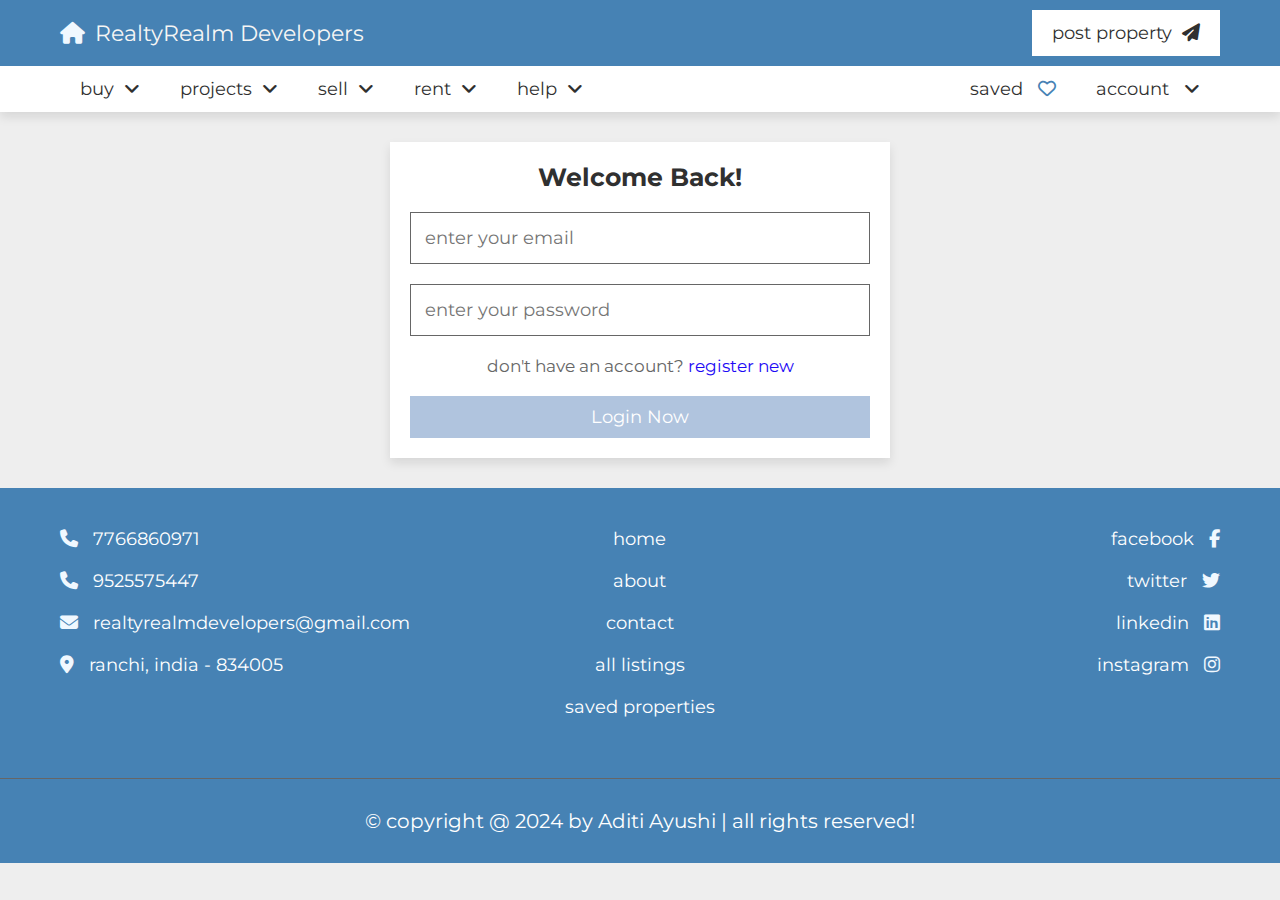
<file: OCTANET_PROJECT/design/login.html>
<!DOCTYPE html>
<html lang="en">
<head>
   <meta charset="UTF-8">
   <meta http-equiv="X-UA-Compatible" content="IE=edge">
   <meta name="viewport" content="width=device-width, initial-scale=1.0">
   <title>Login</title>

   <!-- font awesome cdn link  -->
   <link rel="stylesheet" href="https://cdnjs.cloudflare.com/ajax/libs/font-awesome/6.2.0/css/all.min.css">

   <!-- custom css file link  -->
   <link rel="stylesheet" href="css/style.css">

</head>
<body>
   
<!-- header section starts  -->

<header class="header">

   <nav class="navbar nav-1" style="background-color:steelblue  ;">
      <section class="flex">
         <a href="home.html" class="logo" style="color: rgb(246, 246, 245);"><i class="fas fa-house" style="color: aliceblue;"></i>RealtyRealm Developers</a>

         <ul>
            <li><a href="#">post property<i class="fas fa-paper-plane"></i></a></li>
         </ul>
      </section>
   </nav>

   <nav class="navbar nav-2">
      <section class="flex">
         <div id="menu-btn" class="fas fa-bars"></div>

         <div class="menu">
            <ul>
               <li><a href="#">buy<i class="fas fa-angle-down"></i></a>
                  <ul>
                     <li><a href="#">house</a></li>
                     <li><a href="#">flat</a></li>
                     <li><a href="#">shop</a></li>
                     <li><a href="#">ready to move</a></li>
                     <li><a href="#">furnished</a></li>
                  </ul>
               </li>
               <li><a href="#">projects<i class="fas fa-angle-down"></i></a>
                  <ul>
                     <li><a href="#">Pithoria Valley</a></li>
                     <li><a href="#">Gagi Plot</a></li>
                     <li><a href="#">Farmhouse, Thakurgaon</a></li>
                     <li><a href="#">Premium Garden, Kotari</a></li>
                     <li><a href="#">Nirmala Property, Husir</a></li>
                  </ul>
               </li>
               <li><a href="#">sell<i class="fas fa-angle-down"></i></a>
                  <ul>
                     <li><a href="#">post property</a></li>
                     <li><a href="#">dashboard</a></li>
                  </ul>
               </li>
               <li><a href="#">rent<i class="fas fa-angle-down"></i></a>
                  <ul>
                     <li><a href="#">house</a></li>
                     <li><a href="#">flat</a></li>
                     <li><a href="#">shop</a></li>
                  </ul>
               </li>
               <li><a href="#">help<i class="fas fa-angle-down"></i></a>
                  <ul>
                     <li><a href="about.html">about us</a></i></li>
                     <li><a href="contact.html">contact us</a></i></li>
                     <li><a href="contact.html#faq">FAQ</a></i></li>
                  </ul>
               </li>
            </ul>
         </div>

         <ul>
            <li><a href="#">saved <i class="far fa-heart" style="color: steelblue;" ></i></a></li>
            <li><a href="#">account <i class="fas fa-angle-down"></i></a>
               <ul>
                  <li><a href="login.html">login</a></li>
                  <li><a href="register.html">register</a></li>
               </ul>
            </li>
         </ul>
      </section>
   </nav>

</header>



<!-- header section ends -->

<!-- login section starts  -->

<section class="form-container">

   <form action="" method="post">
      <h3>welcome back!</h3>
      <input type="email" name="email" required maxlength="50" placeholder="enter your email" class="box">
      <input type="password" name="pass" required maxlength="20" placeholder="enter your password" class="box">
      <p>don't have an account? <a href="register.html" class="button" style="color: rgb(29, 9, 245);">register new</a></p>
      <input type="submit" value="login now" name="submit" class="btn" style="background-color: lightsteelblue;">
   </form>

</section>

<!-- login section ends -->












<!-- footer section starts  -->



<footer class="footer" style="background-color: steelblue;">

   <section class="flex">

      <div class="box">
         <a href="tel:7766860971"><i class="fas fa-phone" style="color: aliceblue;"></i><span>7766860971</span></a>
         <a href="tel:9525575447"><i class="fas fa-phone" style="color: aliceblue;"></i><span>9525575447</span></a>
         <a href="mailto:realtyrealmdevelopers@gmail.com"><i class="fas fa-envelope" style="color: aliceblue;"></i><span>realtyrealmdevelopers@gmail.com</span></a>
         <a href="#"><i class="fas fa-map-marker-alt" style="color: aliceblue;"></i><span>ranchi, india - 834005</span></a>
      </div>

      <div class="box">
         <a href="home.html"><span>home</span></a>
         <a href="about.html"><span>about</span></a>
         <a href="contact.html"><span>contact</span></a>
         <a href="listings.html"><span>all listings</span></a>
         <a href="#"><span>saved properties</span></a>
      </div>

      <div class="box">
         <a href="#"><span>facebook</span><i class="fab fa-facebook-f" style="color: aliceblue;"></i></a>
         <a href="#"><span>twitter</span><i class="fab fa-twitter" style="color: aliceblue;"></i></a>
         <a href="#"><span>linkedin</span><i class="fab fa-linkedin" style="color: aliceblue;"></i></a>
         <a href="#"><span>instagram</span><i class="fab fa-instagram" style="color: aliceblue;"></i></a>

      </div>

   </section>

   <div class="credit">&copy; copyright @ 2024 by Aditi Ayushi | all rights reserved!</div>

</footer>

<!-- footer section ends -->


<!-- custom js file link  -->
<script src="js/script.js"></script>

</body>
</html>
</file>
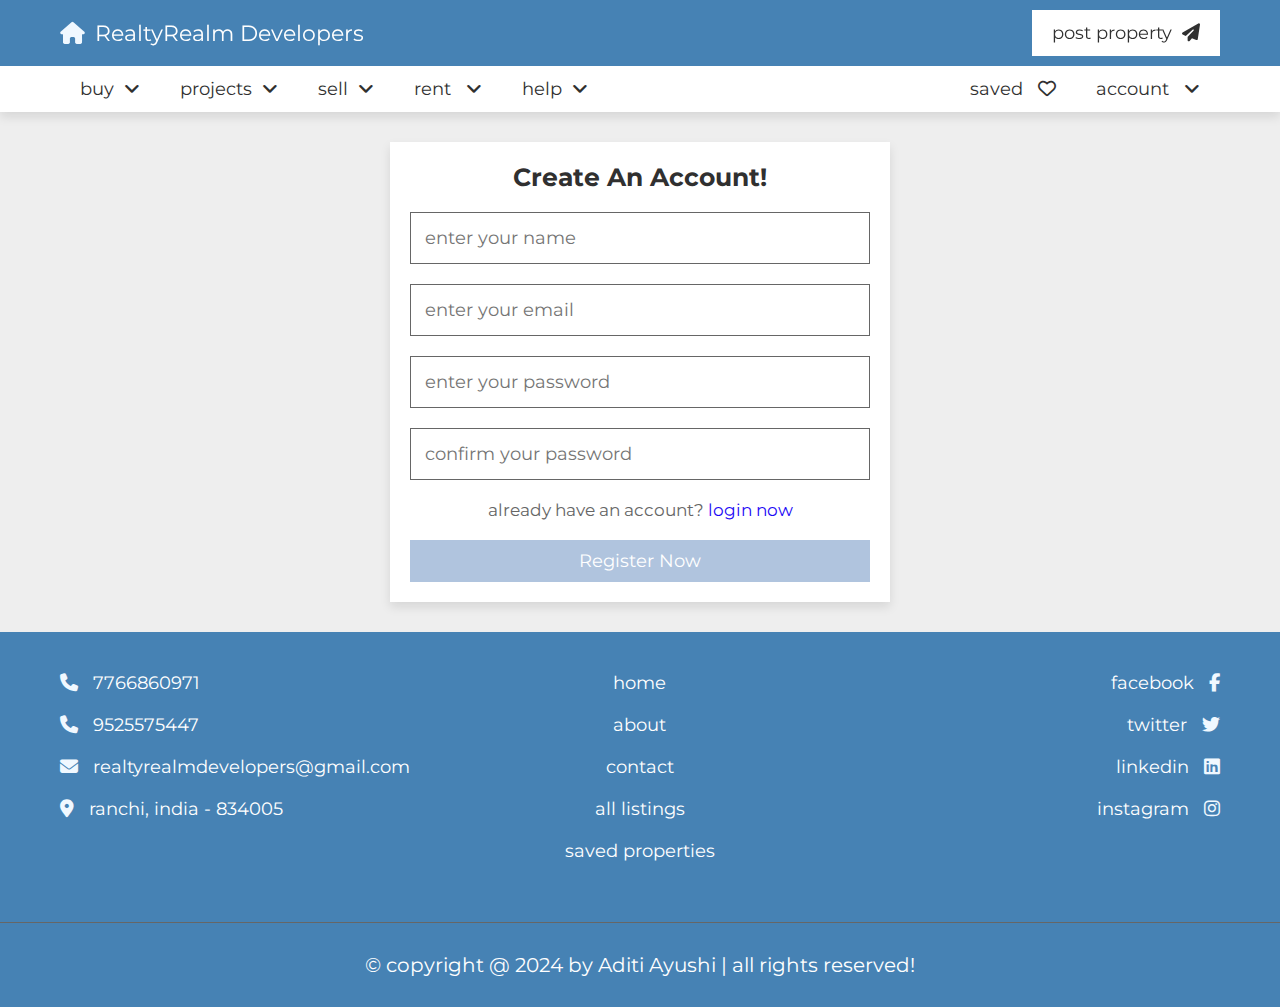
<file: OCTANET_PROJECT/design/register.html>
<!DOCTYPE html>
<html lang="en">
<head>
   <meta charset="UTF-8">
   <meta http-equiv="X-UA-Compatible" content="IE=edge">
   <meta name="viewport" content="width=device-width, initial-scale=1.0">
   <title>Register</title>

   <!-- font awesome cdn link  -->
   <link rel="stylesheet" href="https://cdnjs.cloudflare.com/ajax/libs/font-awesome/6.2.0/css/all.min.css">

   <!-- custom css file link  -->
   <link rel="stylesheet" href="css/style.css">

</head>
<body>
   
<!-- header section starts  -->




<header class="header" style="background-color: steelblue;">

   <nav class="navbar nav-1">
      <section class="flex">
         <a href="home.html" class="logo"><i class="fas fa-house" style="color: aliceblue;"></i>RealtyRealm Developers</a>

         <ul>
            <li><a href="#">post property<i class="fas fa-paper-plane"></i></a></li>
         </ul>
      </section>
   </nav>

   <nav class="navbar nav-2">
      <section class="flex">
         <div id="menu-btn" class="fas fa-bars"></div>

         <div class="menu">
            <ul>
               <li><a href="#">buy<i class="fas fa-angle-down"></i></a>
                  <ul>
                     <li><a href="#">house</a></li>
                     <li><a href="#">flat</a></li>
                     <li><a href="#">shop</a></li>
                     <li><a href="#">ready to move</a></li>
                     <li><a href="#">furnished</a></li>
                  </ul>
               </li>
               <li><a href="#">projects<i class="fas fa-angle-down"></i></a>
                  <ul>
                     <li><a href="#">Pithoria Valley</a></li>
                     <li><a href="#">Gagi Plot</a></li>
                     <li><a href="#">Farmhouse, Thakurgaon</a></li>
                     <li><a href="#">Premium Garden, Kotari</a></li>
                     <li><a href="#">Nirmala Property, Husir</a></li>
                  </ul>
               </li>
               <li><a href="#">sell<i class="fas fa-angle-down"></i></a>
                  <ul>
                     <li><a href="#">post property</a></li>
                     <li><a href="#">dashboard</a></li>
                  </ul>
               </li>
               <li><a href="#">rent <i class="fas fa-angle-down"></i></a>
                  <ul>
                     <li><a href="#">house</a></li>
                     <li><a href="#">flat</a></li>
                     <li><a href="#">shop</a></li>
                  </ul>
               </li>
               <li><a href="#">help<i class="fas fa-angle-down"></i></a>
                  <ul>
                     <li><a href="about.html">about us</a></i></li>
                     <li><a href="contact.html">contact us</a></i></li>
                     <li><a href="contact.html#faq">FAQ</a></i></li>
                  </ul>
               </li>
            </ul>
         </div>

         <ul>
            <li><a href="#">saved <i class="far fa-heart"></i></a></li>
            <li><a href="#">account <i class="fas fa-angle-down"></i></a>
               <ul>
                  <li><a href="login.html">login</a></li>
                  <li><a href="register.html">register</a></li>
               </ul>
            </li>
         </ul>
      </section>
   </nav>

</header>

<!-- header section ends -->

<!-- register section starts  -->

<section class="form-container">

   <form action="" method="post">
      <h3>create an account!</h3>
      <input type="tel" name="name" required maxlength="50" placeholder="enter your name" class="box">
      <input type="email" name="email" required maxlength="50" placeholder="enter your email" class="box">
      <input type="password" name="pass" required maxlength="20" placeholder="enter your password" class="box">
      <input type="password" name="c_pass" required maxlength="20" placeholder="confirm your password" class="box">
      <p>already have an account? <a href="login.html" class="button" style="color: rgb(29, 9, 245);">login now</a></p>
      <input type="submit" value="register now" name="submit" class="btn" style="background-color: lightsteelblue;">
   </form>

</section>

<!-- register section ends -->












<!-- footer section starts  -->


<footer class="footer" style="background-color: steelblue;">

   <section class="flex">

      <div class="box">
         <a href="tel:7766860971"><i class="fas fa-phone" style="color: aliceblue;"></i><span>7766860971</span></a>
         <a href="tel:9525575447"><i class="fas fa-phone" style="color: aliceblue;"></i><span>9525575447</span></a>
         <a href="mailto:realtyrealmdevelopers@gmail.com"><i class="fas fa-envelope" style="color: aliceblue;"></i><span>realtyrealmdevelopers@gmail.com</span></a>
         <a href="#"><i class="fas fa-map-marker-alt" style="color: aliceblue;"></i><span>ranchi, india - 834005</span></a>
      </div>

      <div class="box">
         <a href="home.html"><span>home</span></a>
         <a href="about.html"><span>about</span></a>
         <a href="contact.html"><span>contact</span></a>
         <a href="listings.html"><span>all listings</span></a>
         <a href="#"><span>saved properties</span></a>
      </div>

      <div class="box">
         <a href="#"><span>facebook</span><i class="fab fa-facebook-f" style="color: aliceblue;"></i></a>
         <a href="#"><span>twitter</span><i class="fab fa-twitter" style="color: aliceblue;"></i></a>
         <a href="#"><span>linkedin</span><i class="fab fa-linkedin" style="color: aliceblue;"></i></a>
         <a href="#"><span>instagram</span><i class="fab fa-instagram" style="color: aliceblue;"></i></a>

      </div>

   </section>

   <div class="credit">&copy; copyright @ 2024 by Aditi Ayushi | all rights reserved!</div>

</footer>

<!-- footer section ends -->


<!-- custom js file link  -->
<script src="js/script.js"></script>

</body>
</html>
</file>
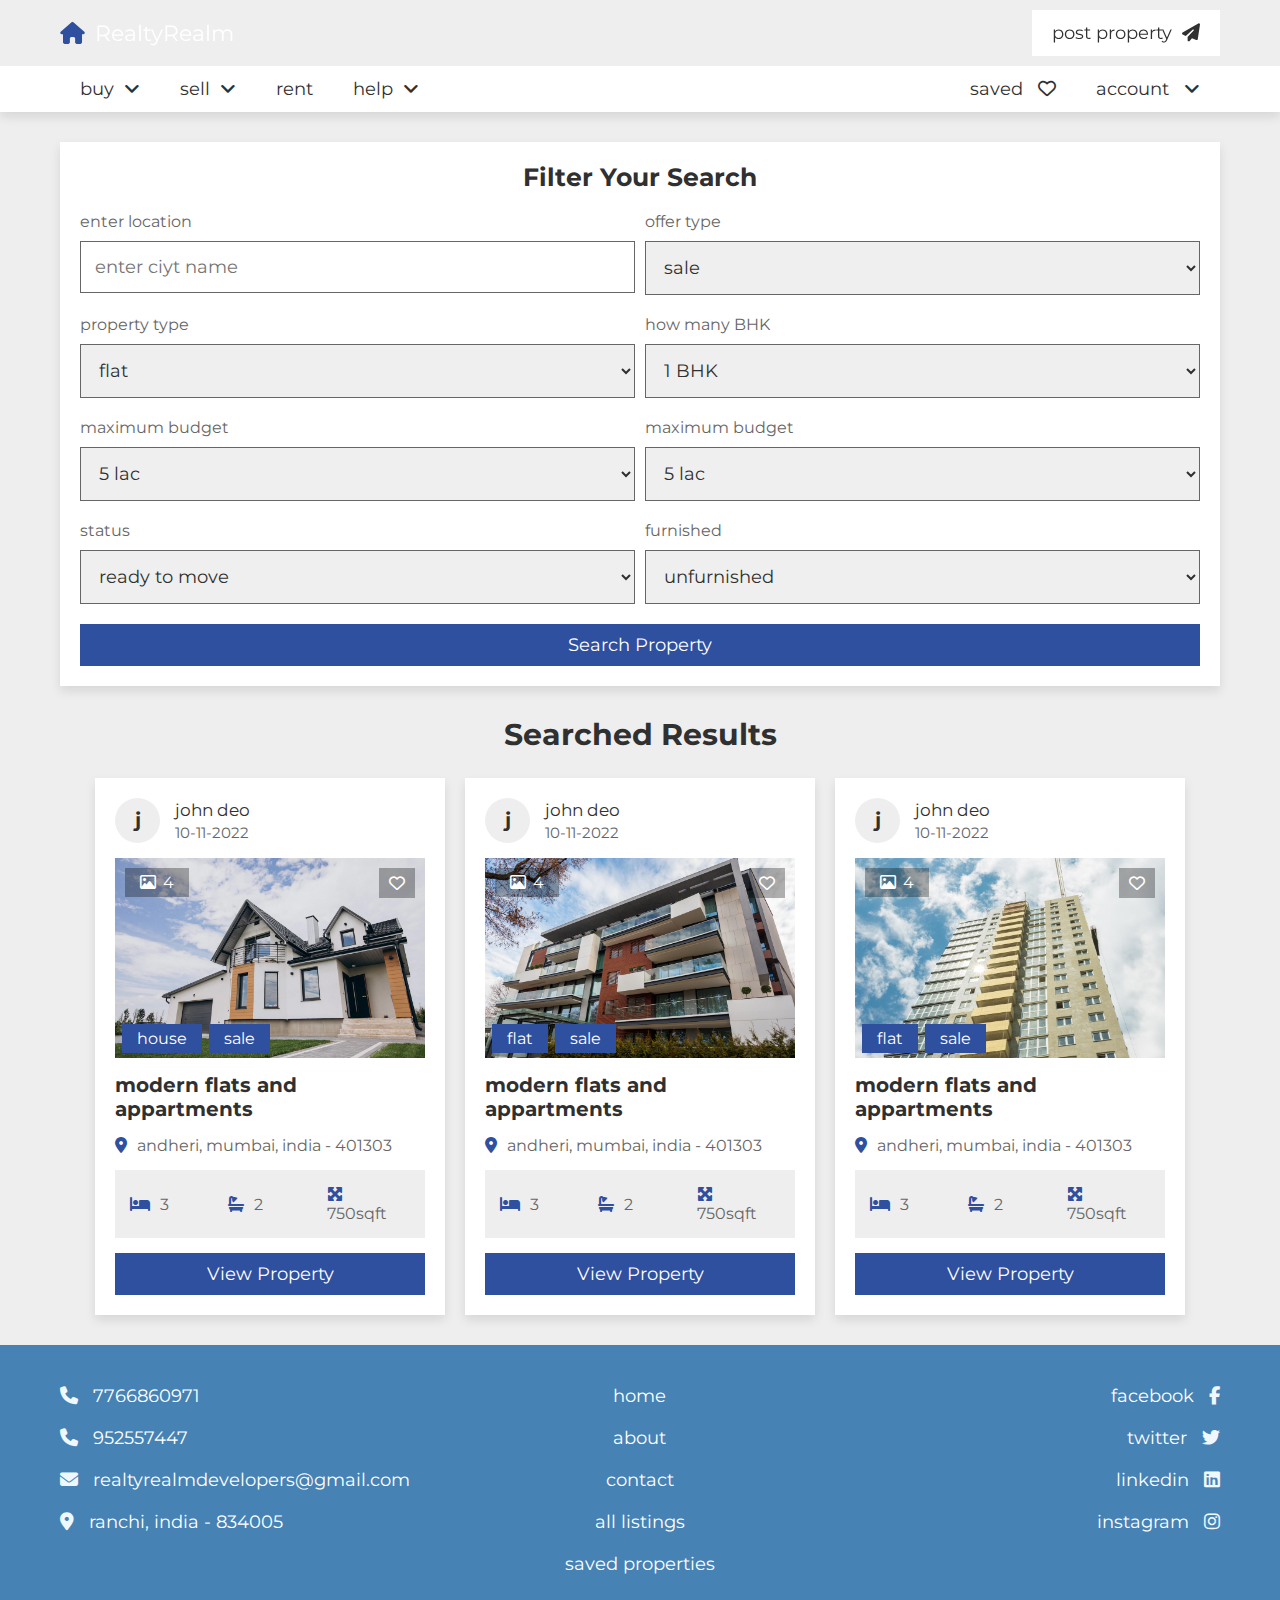
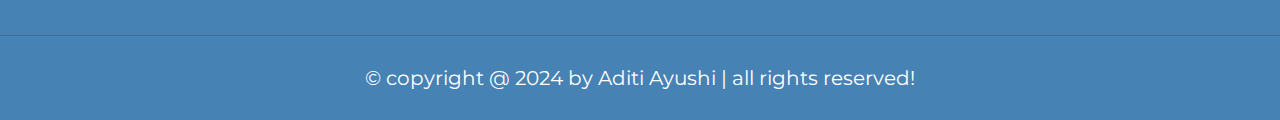
<file: OCTANET_PROJECT/design/search.html>
<!DOCTYPE html>
<html lang="en">
<head>
   <meta charset="UTF-8">
   <meta http-equiv="X-UA-Compatible" content="IE=edge">
   <meta name="viewport" content="width=device-width, initial-scale=1.0">
   <title>Search Page</title>

   <!-- font awesome cdn link  -->
   <link rel="stylesheet" href="https://cdnjs.cloudflare.com/ajax/libs/font-awesome/6.2.0/css/all.min.css">

   <!-- custom css file link  -->
   <link rel="stylesheet" href="css/style.css">

</head>
<body>
   
<!-- header section starts  -->

<header class="header">

   <nav class="navbar nav-1">
      <section class="flex">
         <a href="home.html" class="logo"><i class="fas fa-house"></i>RealtyRealm</a>

         <ul>
            <li><a href="#">post property<i class="fas fa-paper-plane"></i></a></li>
         </ul>
      </section>
   </nav>

   <nav class="navbar nav-2">
      <section class="flex">
         <div id="menu-btn" class="fas fa-bars"></div>

         <div class="menu">
            <ul>
               <li><a href="#">buy<i class="fas fa-angle-down"></i></a>
                  <ul>
                     <li><a href="#">house</a></li>
                     <li><a href="#">flat</a></li>
                     <li><a href="#">shop</a></li>
                     <li><a href="#">ready to move</a></li>
                     <li><a href="#">furnished</a></li>
                  </ul>
               </li>
               <li><a href="#">sell<i class="fas fa-angle-down"></i></a>
                  <ul>
                     <li><a href="#">post property</a></li>
                     <li><a href="#">dashboard</a></li>
                  </ul>
               </li>
               <li><a href="#">rent</a>
                  <ul>
                     <li><a href="#">house</a></li>
                     <li><a href="#">flat</a></li>
                     <li><a href="#">shop</a></li>
                  </ul>
               </li>
               <li><a href="#">help<i class="fas fa-angle-down"></i></a>
                  <ul>
                     <li><a href="about.html">about us</a></i></li>
                     <li><a href="contact.html">contact us</a></i></li>
                     <li><a href="contact.html#faq">FAQ</a></i></li>
                  </ul>
               </li>
            </ul>
         </div>

         <ul>
            <li><a href="#">saved <i class="far fa-heart"></i></a></li>
            <li><a href="#">account <i class="fas fa-angle-down"></i></a>
               <ul>
                  <li><a href="login.html">login</a></li>
                  <li><a href="register.html">register</a></li>
               </ul>
            </li>
         </ul>
      </section>
   </nav>

</header>

<!-- header section ends -->

<!-- search filter section starts  -->

<section class="filters" style="padding-bottom: 0;">

   <form action="" method="post">
      <div id="close-filter"><i class="fas fa-times"></i></div>
      <h3>filter your search</h3>
         
         <div class="flex">
            <div class="box">
               <p>enter location</p>
               <input type="text" name="location" required maxlength="50" placeholder="enter ciyt name" class="input">
            </div>
            <div class="box">
               <p>offer type</p>
               <select name="offer" class="input" required>
                  <option value="sale">sale</option>
                  <option value="resale">resale</option>
                  <option value="rent">rent</option>
               </select>
            </div>
            <div class="box">
               <p>property type</p>
               <select name="type" class="input" required>
                  <option value="flat">flat</option>
                  <option value="house">house</option>
                  <option value="shop">shop</option>
               </select>
            </div>
            <div class="box">
               <p>how many BHK</p>
               <select name="bhk" class="input" required>
                  <option value="1">1 BHK</option>
                  <option value="2">2 BHK</option>
                  <option value="3">3 BHK</option>
                  <option value="4">4 BHK</option>
                  <option value="5">5 BHK</option>
                  <option value="6">6 BHK</option>
                  <option value="7">7 BHK</option>
                  <option value="8">8 BHK</option>
                  <option value="9">9 BHK</option>
               </select>
            </div>
            <div class="box">
               <p>maximum budget</p>
               <select name="minimum" class="input" required>
                  <option value="5000000">5 lac</option>
                  <option value="1000000">10 lac</option>
                  <option value="2000000">20 lac</option>
                  <option value="3000000">30 lac</option>
                  <option value="4000000">40 lac</option>
                  <option value="4000000">40 lac</option>
                  <option value="5000000">50 lac</option>
                  <option value="6000000">60 lac</option>
                  <option value="7000000">70 lac</option>
                  <option value="8000000">80 lac</option>
                  <option value="9000000">90 lac</option>
                  <option value="10000000">1 Cr</option>
                  <option value="20000000">2 Cr</option>
                  <option value="30000000">3 Cr</option>
                  <option value="40000000">4 Cr</option>
                  <option value="50000000">5 Cr</option>
                  <option value="60000000">6 Cr</option>
                  <option value="70000000">7 Cr</option>
                  <option value="80000000">8 Cr</option>
                  <option value="90000000">9 Cr</option>
                  <option value="100000000">10 Cr</option>
                  <option value="150000000">15 Cr</option>
                  <option value="200000000">20 Cr</option>
               </select>
            </div>
            <div class="box">
               <p>maximum budget</p>
               <select name="maximum" class="input" required>
                  <option value="5000000">5 lac</option>
                  <option value="1000000">10 lac</option>
                  <option value="2000000">20 lac</option>
                  <option value="3000000">30 lac</option>
                  <option value="4000000">40 lac</option>
                  <option value="4000000">40 lac</option>
                  <option value="5000000">50 lac</option>
                  <option value="6000000">60 lac</option>
                  <option value="7000000">70 lac</option>
                  <option value="8000000">80 lac</option>
                  <option value="9000000">90 lac</option>
                  <option value="10000000">1 Cr</option>
                  <option value="20000000">2 Cr</option>
                  <option value="30000000">3 Cr</option>
                  <option value="40000000">4 Cr</option>
                  <option value="50000000">5 Cr</option>
                  <option value="60000000">6 Cr</option>
                  <option value="70000000">7 Cr</option>
                  <option value="80000000">8 Cr</option>
                  <option value="90000000">9 Cr</option>
                  <option value="100000000">10 Cr</option>
                  <option value="150000000">15 Cr</option>
                  <option value="200000000">20 Cr</option>
               </select>
            </div>
            <div class="box">
               <p>status</p>
               <select name="status" class="input" required>
                  <option value="ready to move">ready to move</option>
                  <option value="under construction">under construction</option>
               </select>
            </div>
            <div class="box">
               <p>furnished</p>
               <select name="furnished" class="input" required>
                  <option value="unfurnished">unfurnished</option>
                  <option value="furnished">furnished</option>
                  <option value="semi-furnished">semi-furnished</option>
               </select>
            </div>
         </div>
         <input type="submit" value="search property" name="search" class="btn">
   </form>

</section>

<!-- search filter section ends -->

<div id="filter-btn" class="fas fa-filter"></div>

<!-- listings section starts  -->

<section class="listings">

   <h1 class="heading">searched results</h1>

   <div class="box-container">

      <div class="box">
         <div class="admin">
            <h3>j</h3>
            <div>
               <p>john deo</p>
               <span>10-11-2022</span>
            </div>
         </div>
         <div class="thumb">
            <p class="total-images"><i class="far fa-image"></i><span>4</span></p>
            <p class="type"><span>house</span><span>sale</span></p>
            <form action="" method="post" class="save">
               <button type="submit" name="save" class="far fa-heart"></button>
            </form>
            <img src="images/house-img-1.webp" alt="">
         </div>
         <h3 class="name">modern flats and appartments</h3>
         <p class="location"><i class="fas fa-map-marker-alt"></i><span>andheri, mumbai, india - 401303</span></p>
         <div class="flex">
            <p><i class="fas fa-bed"></i><span>3</span></p>
            <p><i class="fas fa-bath"></i><span>2</span></p>
            <p><i class="fas fa-maximize"></i><span>750sqft</span></p>
         </div>
         <a href="view_property.html" class="btn">view property</a>
      </div>

      <div class="box">
         <div class="admin">
            <h3>j</h3>
            <div>
               <p>john deo</p>
               <span>10-11-2022</span>
            </div>
         </div>
         <div class="thumb">
            <p class="total-images"><i class="far fa-image"></i><span>4</span></p>
            <p class="type"><span>flat</span><span>sale</span></p>
            <form action="" method="post" class="save">
               <button type="submit" name="save" class="far fa-heart"></button>
            </form>
            <img src="images/house-img-2.webp" alt="">
         </div>
         <h3 class="name">modern flats and appartments</h3>
         <p class="location"><i class="fas fa-map-marker-alt"></i><span>andheri, mumbai, india - 401303</span></p>
         <div class="flex">
            <p><i class="fas fa-bed"></i><span>3</span></p>
            <p><i class="fas fa-bath"></i><span>2</span></p>
            <p><i class="fas fa-maximize"></i><span>750sqft</span></p>
         </div>
         <a href="view_property.html" class="btn">view property</a>
      </div>

      <div class="box">
         <div class="admin">
            <h3>j</h3>
            <div>
               <p>john deo</p>
               <span>10-11-2022</span>
            </div>
         </div>
         <div class="thumb">
            <p class="total-images"><i class="far fa-image"></i><span>4</span></p>
            <p class="type"><span>flat</span><span>sale</span></p>
            <form action="" method="post" class="save">
               <button type="submit" name="save" class="far fa-heart"></button>
            </form>
            <img src="images/house-img-3.jpg" alt="">
         </div>
         <h3 class="name">modern flats and appartments</h3>
         <p class="location"><i class="fas fa-map-marker-alt"></i><span>andheri, mumbai, india - 401303</span></p>
         <div class="flex">
            <p><i class="fas fa-bed"></i><span>3</span></p>
            <p><i class="fas fa-bath"></i><span>2</span></p>
            <p><i class="fas fa-maximize"></i><span>750sqft</span></p>
         </div>
         <a href="view_property.html" class="btn">view property</a>
      </div>

   </div>

</section>

<!-- listings section ends -->











<!-- footer section starts  -->



<footer class="footer" style="background-color: steelblue;">

   <section class="flex">

      <div class="box">
         <a href="tel:7766860971"><i class="fas fa-phone" style="color: aliceblue;"></i><span>7766860971</span></a>
         <a href="tel:9525575447"><i class="fas fa-phone" style="color: aliceblue;"></i><span>952557447</span></a>
         <a href="mailto:realtyrealmdevelopers@gmail.com"><i class="fas fa-envelope" style="color: aliceblue;"></i><span>realtyrealmdevelopers@gmail.com</span></a>
         <a href="#"><i class="fas fa-map-marker-alt" style="color: aliceblue;"></i><span>ranchi, india - 834005</span></a>
      </div>

      <div class="box">
         <a href="home.html"><span>home</span></a>
         <a href="about.html"><span>about</span></a>
         <a href="contact.html"><span>contact</span></a>
         <a href="listings.html"><span>all listings</span></a>
         <a href="#"><span>saved properties</span></a>
      </div>

      <div class="box">
         <a href="#"><span>facebook</span><i class="fab fa-facebook-f" style="color: aliceblue;"></i></a>
         <a href="#"><span>twitter</span><i class="fab fa-twitter" style="color: aliceblue;"></i></a>
         <a href="#"><span>linkedin</span><i class="fab fa-linkedin" style="color: aliceblue;"></i></a>
         <a href="#"><span>instagram</span><i class="fab fa-instagram" style="color: aliceblue;"></i></a>

      </div>

   </section>

   <div class="credit">&copy; copyright @ 2024 by Aditi Ayushi | all rights reserved!</div>

</footer>

<!-- footer section ends -->


<!-- custom js file link  -->
<script src="js/script.js"></script>

<script>

document.querySelector('#filter-btn').onclick = () =>{
   document.querySelector('.filters').classList.add('active');
}

document.querySelector('#close-filter').onclick = () =>{
   document.querySelector('.filters').classList.remove('active');
}

</script>

</body>
</html>
</file>
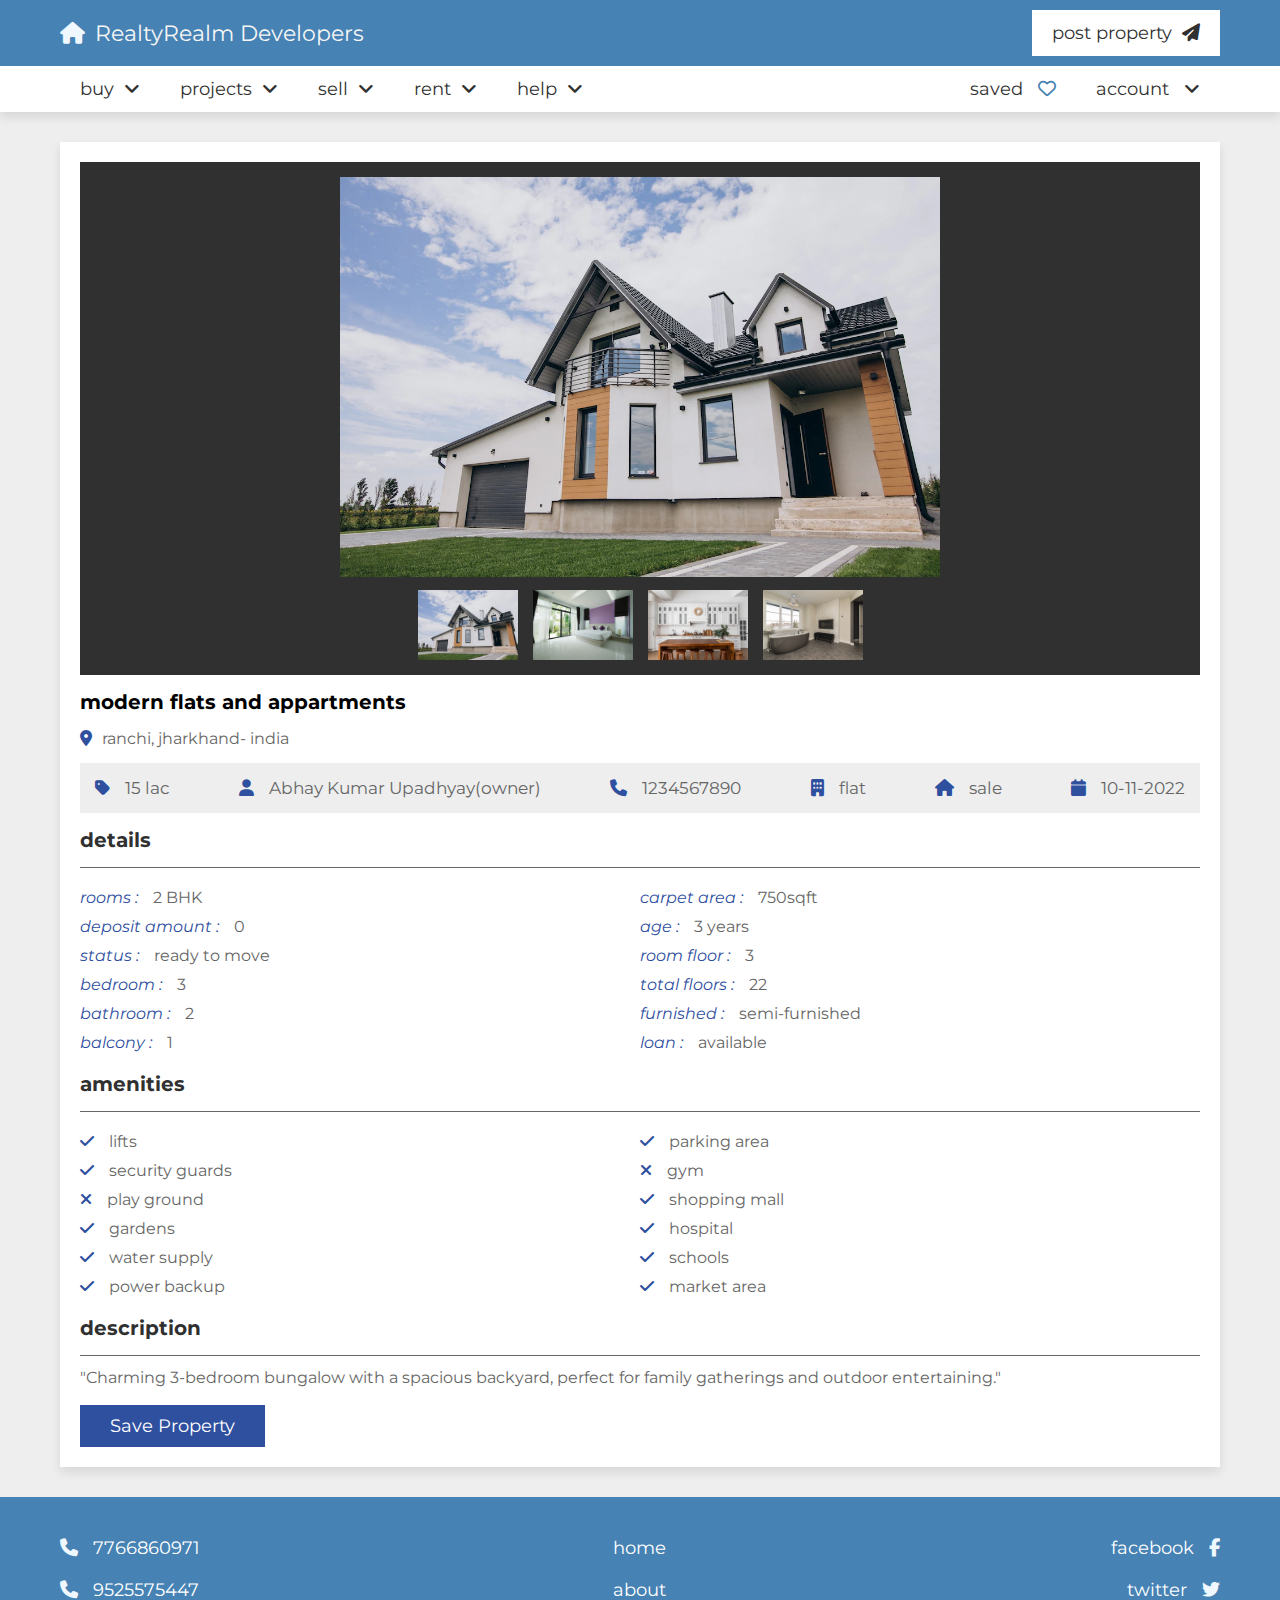
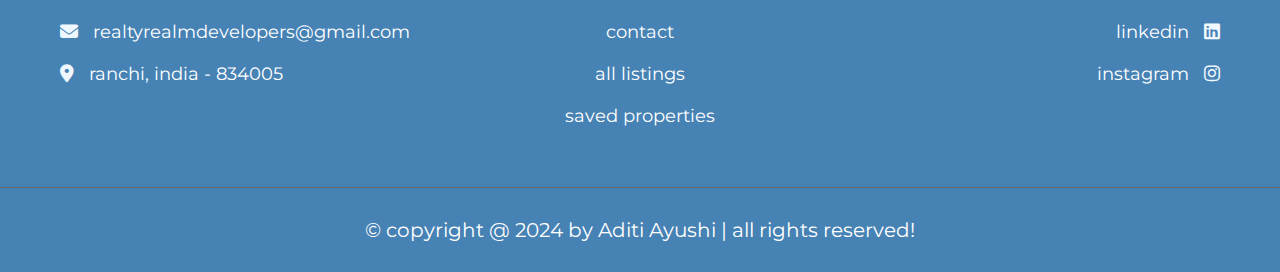
<file: OCTANET_PROJECT/design/view_property.html>
<!DOCTYPE html>
<html lang="en">
<head>
   <meta charset="UTF-8">
   <meta http-equiv="X-UA-Compatible" content="IE=edge">
   <meta name="viewport" content="width=device-width, initial-scale=1.0">
   <title>View Property</title>

   <!-- font awesome cdn link  -->
   <link rel="stylesheet" href="https://cdnjs.cloudflare.com/ajax/libs/font-awesome/6.2.0/css/all.min.css">

   <!-- custom css file link  -->
   <link rel="stylesheet" href="css/style.css">

</head>
<body>
   
<!-- header section starts  -->

<header class="header">

   <nav class="navbar nav-1" style="background-color:steelblue  ;">
      <section class="flex">
         <a href="home.html" class="logo" style="color: rgb(246, 246, 245);"><i class="fas fa-house" style="color: aliceblue;"></i>RealtyRealm Developers</a>

         <ul>
            <li><a href="#">post property<i class="fas fa-paper-plane"></i></a></li>
         </ul>
      </section>
   </nav>

   <nav class="navbar nav-2">
      <section class="flex">
         <div id="menu-btn" class="fas fa-bars"></div>

         <div class="menu">
            <ul>
               <li><a href="#">buy<i class="fas fa-angle-down"></i></a>
                  <ul>
                     <li><a href="#">house</a></li>
                     <li><a href="#">flat</a></li>
                     <li><a href="#">shop</a></li>
                     <li><a href="#">ready to move</a></li>
                     <li><a href="#">furnished</a></li>
                  </ul>
               </li>
               <li><a href="#">projects<i class="fas fa-angle-down"></i></a>
                  <ul>
                     <li><a href="#">Pithoria Valley</a></li>
                     <li><a href="#">Gagi Plot</a></li>
                     <li><a href="#">Farmhouse, Thakurgaon</a></li>
                     <li><a href="#">Premium Garden, Kotari</a></li>
                     <li><a href="#">Nirmala Property, Husir</a></li>
                  </ul>
               </li>
               <li><a href="#">sell<i class="fas fa-angle-down"></i></a>
                  <ul>
                     <li><a href="#">post property</a></li>
                     <li><a href="#">dashboard</a></li>
                  </ul>
               </li>
               <li><a href="#">rent<i class="fas fa-angle-down"></i></a>
                  <ul>
                     <li><a href="#">house</a></li>
                     <li><a href="#">flat</a></li>
                     <li><a href="#">shop</a></li>
                  </ul>
               </li>
               <li><a href="#">help<i class="fas fa-angle-down"></i></a>
                  <ul>
                     <li><a href="about.html">about us</a></i></li>
                     <li><a href="contact.html">contact us</a></i></li>
                     <li><a href="contact.html#faq">FAQ</a></i></li>
                  </ul>
               </li>
            </ul>
         </div>

         <ul>
            <li><a href="#">saved <i class="far fa-heart" style="color: steelblue;" ></i></a></li>
            <li><a href="#">account <i class="fas fa-angle-down"></i></a>
               <ul>
                  <li><a href="login.html">login</a></li>
                  <li><a href="register.html">register</a></li>
               </ul>
            </li>
         </ul>
      </section>
   </nav>

</header>




<!-- header section ends -->

<!-- view property section starts  -->

<section class="view-property">

   <div class="details">
      <div class="thumb">
         <div class="big-image">
            <img src="images/house-img-1.webp" alt="">
         </div>
         <div class="small-images">
            <img src="images/house-img-1.webp" alt="">
            <img src="images/hall-img-1.webp" alt="">
            <img src="images/kitchen-img-1.webp" alt="">
            <img src="images/bathroom-img-1.webp" alt="">
         </div>
      </div>
      <h3 class="name">modern flats and appartments</h3>
      <p class="location"><i class="fas fa-map-marker-alt"></i><span>ranchi, jharkhand- india</span></p>
      <div class="info">
         <p><i class="fas fa-tag"></i><span>15 lac</span></p>
         <p><i class="fas fa-user"></i><span>Abhay Kumar Upadhyay(owner)</span></p>
         <p><i class="fas fa-phone"></i><a href="tel:1234567890">1234567890</a></p>
         <p><i class="fas fa-building"></i><span>flat</span></p>
         <p><i class="fas fa-house"></i><span>sale</span></p>
         <p><i class="fas fa-calendar"></i><span>10-11-2022</span></p>
      </div>
      <h3 class="title">details</h3>
      <div class="flex">
         <div class="box">
            <p><i>rooms :</i><span>2 BHK</span></p>
            <p><i>deposit amount :</i><span>0</span></p>
            <p><i>status :</i><span>ready to move</span></p>
            <p><i>bedroom :</i><span>3</span></p>
            <p><i>bathroom :</i><span>2</span></p>
            <p><i>balcony :</i><span>1</span></p>
         </div>
         <div class="box">
            <p><i>carpet area :</i><span>750sqft</span></p>
            <p><i>age :</i><span>3 years</span></p>
            <p><i>room floor :</i><span>3</span></p>
            <p><i>total floors :</i><span>22</span></p>
            <p><i>furnished :</i><span>semi-furnished</span></p>
            <p><i>loan :</i><span>available</span></p>
         </div>
      </div>
      <h3 class="title">amenities</h3>
      <div class="flex">
         <div class="box">
            <p><i class="fas fa-check"></i><span>lifts</span></p>
            <p><i class="fas fa-check"></i><span>security guards</span></p>
            <p><i class="fas fa-times"></i><span>play ground</span></p>
            <p><i class="fas fa-check"></i><span>gardens</span></p>
            <p><i class="fas fa-check"></i><span>water supply</span></p>
            <p><i class="fas fa-check"></i><span>power backup</span></p>
         </div>
         <div class="box">
            <p><i class="fas fa-check"></i><span>parking area</span></p>
            <p><i class="fas fa-times"></i><span>gym</span></p>
            <p><i class="fas fa-check"></i><span>shopping mall</span></p>
            <p><i class="fas fa-check"></i><span>hospital</span></p>
            <p><i class="fas fa-check"></i><span>schools</span></p>
            <p><i class="fas fa-check"></i><span>market area</span></p>
         </div>
      </div>
      <h3 class="title">description</h3>
      <p class="description">"Charming 3-bedroom bungalow with a spacious backyard, perfect for family gatherings and outdoor entertaining."</p>
      <form action="" method="post">
         <input type="submit" value="save property" name="save" class="inline-btn">
      </form>
   </div>

</section>

<!-- view property section ends -->












<!-- footer section starts  -->


<footer class="footer" style="background-color: steelblue;">

   <section class="flex">

      <div class="box">
         <a href="tel:7766860971"><i class="fas fa-phone" style="color: aliceblue;"></i><span>7766860971</span></a>
         <a href="tel:9525575447"><i class="fas fa-phone" style="color: aliceblue;"></i><span>9525575447</span></a>
         <a href="mailto:realtyrealmdevelopers@gmail.com"><i class="fas fa-envelope" style="color: aliceblue;"></i><span>realtyrealmdevelopers@gmail.com</span></a>
         <a href="#"><i class="fas fa-map-marker-alt" style="color: aliceblue;"></i><span>ranchi, india - 834005</span></a>
      </div>

      <div class="box">
         <a href="home.html"><span>home</span></a>
         <a href="about.html"><span>about</span></a>
         <a href="contact.html"><span>contact</span></a>
         <a href="listings.html"><span>all listings</span></a>
         <a href="#"><span>saved properties</span></a>
      </div>

      <div class="box">
         <a href="#"><span>facebook</span><i class="fab fa-facebook-f" style="color: aliceblue;"></i></a>
         <a href="#"><span>twitter</span><i class="fab fa-twitter" style="color: aliceblue;"></i></a>
         <a href="#"><span>linkedin</span><i class="fab fa-linkedin" style="color: aliceblue;"></i></a>
         <a href="#"><span>instagram</span><i class="fab fa-instagram" style="color: aliceblue;"></i></a>

      </div>

   </section>

   <div class="credit">&copy; copyright @ 2024 by Aditi Ayushi | all rights reserved!</div>

</footer>

<!-- footer section ends -->


<!-- custom js file link  -->
<script src="js/script.js"></script>

</body>
</html>
</file>
<file: Task2_Octanet/style.css>
:root {
  --gradient: linear-gradient(180deg, rgba(45, 112, 1253, 0.73) 0%, #163e92 100%);
  --dark: #001747;
  --grey: #b1bacb;
  --grey-border: rgba(210, 210, 210, 0.75);
  --grey-light: #eeeeee;
  --grey-dark: $405175;
  --blue: #2d70fd;
  --green: #00d8a7;
  --white: #ffffff;
}

body {
  background-image: url("https://images.unsplash.com/photo-1518976024611-28bf4b48222e?q=80&w=1000&auto=format&fit=crop&ixlib=rb-4.0.3&ixid=M3wxMjA3fDB8MHxzZWFyY2h8NHx8dG8lMjBkbyUyMGxpc3R8ZW58MHx8MHx8fDA%3D");
  background-size: cover;
  background-repeat: no-repeat;
  margin: 0;
  height: 100vh;
  display: flex;
  flex-direction: column;
  justify-content: space-evenly;
  align-items: center;
}

.btn {
  color: var(--black);
  font-size: 1.1rem;
  padding: 0.7rem 1.5rem;
  border-radius: 0.3rem;
  background-color: var(--blue);
  border: none;
  position: absolute;
  right: 0.5rem;
  bottom: 0.5rem;
}

h1,
h2,
h3,
h4,
h5,
h6,
p {
  margin: 0;
}
.todo {
  display: flex;
  flex-direction: column;
  justify-content: space-around;
  border-radius: 2rem;
  background: var(--grey-light); 
  color: var(--dark); 
  padding: 3rem;
  height: 50%;
  width: 60%;
  box-shadow: 0 1rem 3rem 1rem rgba(0, 23, 71, 0.15);
  max-width: 30rem;
}
h2 {
  text-transform: uppercase;
  height: 3rem;
  color: var(--dark);
  text-align: center;
}

.input {
  position: relative;
  display: flex;
}

.input-field {
  width: 100%;
  border: 0.06rem solid #d2d2d2bf;
  border-radius: 0.5rem;
  padding: 1.25rem;
  font-size: 1rem;
}

input[type="text"]::placeholder {
  color: var(--grey);
}

.todo-container {
  display: flex;
  gap: 1rem;
}

ul {
  padding: 0;
  margin: 0;
  overflow-y: scroll;
}

li {
  display: flex;
  flex-direction: column;
  gap: 1.2rem;
  padding: 1.3rem;
}

#todoList p {
  display: flex;
  gap: 1rem;
  color: var(--dark);
  align-items: center;
}

#todoList .disabled {
  color: #8f98a8;
}

.disabled {
  display: flex;
  text-decoration: line-through;
}

input[type="checkbox"] {
  appearance: none;
  -webkit-appearance: none;
  -moz-appearance: none;
  cursor: pointer;
}

input[type="checkbox"]::before {
  content: "\2713";
  display: inline-block;
  width: 2rem;
  height: 2rem;
  font-size: 1.7rem;
  text-align: center;
  border: 0.06rem solid var(--grey-border);
  border-radius: 50%;
  color: transparent;
}

input[type="checkbox"]:checked::before {
  color: var(--white);
  background-color: var(--green);
  border: 0.06rem solid var(--green);
  border-radius: 50%;
}

.counter {
  border: 0.06rem solid var(--grey-light);
}

.counter-container {
  height: 2rem;
  display: flex;
  justify-content: space-between;
  color: var(--black);
}

.counter-container p {
  align-self: center;
}

.counter-container button {
  border: none;
  background-color: transparent;
  color: var(--black);
  font-size: 1rem;
}

.footer {
  display: flex;
  gap: 1.8rem;
  background-color: var(--white);
  padding: 1.2rem;
  border-radius: 0.5rem;
}

.made-by,
.author {
  font-size: 0.9rem;
}

.made-by {
  color: var(--grey-dark);
}

.author {
  color: var(--blue);
  font-weight: bold;
}

.scroll {
  height: 15rem;
  scrollbar-width: thin;
}

.scroll::-webkit-scrollbar {
  width: 0.6rem;
}

.scroll::-webkit-scrollbar-thumb {
  background-color: var(--blue);
  border-radius: 0.5rem;
}

.scroll::-webkit-scrollbar-track {
  display: none;
}
</file>
<file: OCTANET_PROJECT/design/css/style.css>
@import url('https://fonts.googleapis.com/css2?family=Montserrat:wght@100;200;300;400&display=swap');

:root{
   --main-color:#2f4f9f;
   --light-color:#666;
   --light-bg:#eee;
   --white:#fff;
   --black:#303030;
   --border:.1rem solid var(--light-color);
   --box-shodow:0 .5rem 1rem rgba(0,0,0,.1);
}

*{
   font-family: 'Montserrat', sans-serif;
   margin: 0; padding: 0;
   box-sizing: border-box;
   outline: none; border: none;
   text-decoration: none;
}

*::selection{
   background-color: var(--main-color);
   color: var(--white);
}

*::-webkit-scrollbar{
   height: .5rem;
   width: 1rem;
}

*::-webkit-scrollbar-track{
   background-color: transparent;
}

*::-webkit-scrollbar-thumb{
   background-color: var(--main-color);
   border-radius: 5rem;
}

html{
   font-size: 62.5%;
   overflow-x: hidden;
   scroll-behavior: smooth;
   scroll-padding-top: 10rem;
}

body{
   background-color: var(--light-bg);
}

section{
   padding: 3rem 2rem;
   max-width: 1200px;
   margin: 0 auto;
}

.heading{
   text-align: center;
   padding-bottom: 2.5rem;
   font-size: 3rem;
   color: var(--black);
   text-transform: capitalize;
}

.btn,
.inline-btn{
   margin-top: 1rem;
   padding: 1rem 3rem;
   background-color: var(--main-color);
   color: var(--white);
   cursor: pointer;
   text-align: center;
   font-size: 1.8rem;
   text-transform: capitalize;
}

.btn:hover,
.inline-btn:hover{
   background-color: steelblue;
}

.btn{
   display: block;
   width: 100%;
}

.inline-btn{
   display: inline-block;
}

.header{
   position: sticky;
   top: 0; left: 0; right: 0;
   z-index: 1000;
   box-shadow: var(--box-shodow);
}

.header .navbar.nav-1 .flex{
   padding-top: 1rem;
   padding-bottom: 1rem;
}

.header .navbar.nav-2 .flex{
   padding-top: 0;
   padding-bottom: 0;
}

.header .navbar.nav-1{
   background-color: var(--green);
}

.header .navbar.nav-2{
   background-color: var(--white);
}

.header .navbar .flex{
   display: flex;
   align-items: center;
   justify-content: space-between;
}

.header .navbar .flex .logo{
   font-size: 2.2rem;
   color: var(--white); 
}

.header .navbar .flex .logo i{
   color: var(--main-color);
   margin-right: 1rem;
}

.header .navbar .flex ul{
   list-style: none;
}

.header .navbar .flex ul li{
   float: left;
   position: relative;
}

.header .navbar .flex ul li a{
   display: inline-block;
   padding: 1.2rem 2rem;
   font-size: 1.8rem;
   color: var(--black);
   background-color: var(--white);
}

.header .navbar .flex ul li a:hover{
   background-color: var(--main-color);
   color: var(--white);
}

.header .navbar .flex ul li a i{
   margin-left: 1rem;
}

.header .navbar .flex ul li ul{
   position: absolute;
   width: 17rem;
   left: 0;
}

.header .navbar .flex ul li ul li{
   width: 100%;
}

.header .navbar .flex ul li ul li a{
   display: none;
}

.header .navbar .flex ul li:hover ul li a{
   display: block;
}

#menu-btn{
   font-size: 2.5rem;
   color: var(--black);
   display: none;
}

.home{
   background:url('../images/home-bg.jpg') no-repeat;
   background-size: cover;
   background-position: center;
}

.home .center{
   min-height: 85vh;
   display: flex;
   align-items: center;
   justify-content: center;
}

.home .center form{
   background-color: var(--white);
   padding: 2rem;
   box-shadow: var(--box-shodow);
   width: 50rem;
}

.home .center form h3{
   padding-bottom: 1rem;
   text-align: center;
   color: var(--black);
   text-transform: capitalize;
   font-size: 2.5rem;
}

.home .center form .flex{
   display: flex;
   gap:1rem;
   flex-wrap: wrap;
}

.home .center form .box{
   flex: 1 1 20rem;
}

.home .center form .box .input{
   width: 100%;
   border: var(--border);
   padding: 1.4rem;
   color: var(--black);
   font-size: 1.8rem;
   margin: 1rem 0;
}

.home .center form .box p{
   color: var(--light-color);
   font-size: 1.7rem;
   padding-top: 1rem;
}

.home .center form .box p span{
   color: var(--main-color);
}

.services .box-container{
   display: grid;
   grid-template-columns: repeat(auto-fit, 30rem);
   gap: 2rem;
   justify-content: center;
   align-items: flex-start;
}

.services .box-container .box{
   background-color: var(--white);
   box-shadow: var(--box-shodow);
   padding: 2rem;
   text-align: center;
}

.services .box-container .box img{
   margin: 1rem 0;
   height: 8rem;
}

.services .box-container .box h3{
   font-size: 2rem;
   padding: 1rem 0;
   color: var(--black);
   text-transform: capitalize;
}

.services .box-container .box p{
   line-height: 2;
   font-size: 1.6rem;
   color: var(--light-color);
   padding-top: .5rem;
}

.listings .box-container{
   display: grid;
   grid-template-columns: repeat(auto-fit, 35rem);
   gap: 2rem;
   justify-content: center;
   align-items: flex-start;
}

.listings .box-container .box{
   background-color: var(--white);
   box-shadow: var(--box-shodow);
   padding: 2rem;
   overflow-x: hidden;
}

.listings .box-container .box .admin{
   display: flex;
   align-items: center;
   gap: 1.5rem;
}

.listings .box-container .box .admin h3{
   height: 4.5rem;
   line-height: 4.4rem;
   width: 4.5rem;
   border-radius: 50%;
   font-size: 2rem;
   color: var(--black);
   background-color: var(--light-bg);
   text-align:center;
}

.listings .box-container .box .admin p{
   font-size: 1.7rem;
   color: var(--black);
   padding-bottom: .3rem;
}

.listings .box-container .box .admin span{
   font-size: 1.5rem;
   color: var(--light-color);
}

.listings .box-container .box .thumb{
   position: relative;
   height: 20rem;
   overflow: hidden;
   margin: 1.5rem 0;
}

.listings .box-container .box .thumb img{
   height: 100%;
   width: 100%;
   transition: .2s linear;
}

.listings .box-container .box:hover .thumb img{
   transform: scale(1.1);
}

.listings .box-container .box .thumb .total-images{
   position: absolute;
   top: 1rem; left: 1rem;
   background-color: rgba(0,0,0,.3);
   color: var(--white);
   padding: .5rem 1.5rem;
   font-size: 1.6rem;
   z-index: 1;
}

.listings .box-container .box .thumb .total-images i{
   margin-right: .7rem;
}

.listings .box-container .box .thumb .type{
   position: absolute;
   bottom: 1rem; left: .7rem;
   z-index: 1;
}

.listings .box-container .box .thumb .type span{
   margin-right: .7rem;
   padding: .5rem 1.5rem;
   color: var(--white);
   background-color: var(--main-color);
   font-size: 1.6rem;
}

.listings .box-container .box .thumb .save{
   position: absolute;
   top: 1rem; right: 1rem;
   z-index: 1;
}

.listings .box-container .box .thumb .save button{
   background-color: rgba(0,0,0,.3);
   color: var(--white);
   padding: .7rem 1rem;
   font-size: 1.6rem;
   cursor: pointer;
}

.listings .box-container .box .thumb .save button:hover{
   background-color: var(--main-color);
}

.listings .box-container .box .name{
   font-size: 2rem;
   text-overflow: ellipsis;
   overflow-x: hidden;
   color: var(--black);
   margin-bottom: .5rem;
}

.listings .box-container .box .location{
   padding-top: 1rem;
   font-size: 1.6rem;
   color: var(--light-color);
}

.listings .box-container .box .location i{
   margin-right: 1rem;
   color: var(--main-color);
}

.listings .box-container .box .flex{
   display: flex;
   background-color: var(--light-bg);
   padding: 1.5rem;
   justify-content: space-between;
   align-items: center;
   margin: 1.5rem 0;
   flex-wrap: wrap;
   gap: 1.5rem;
}

.listings .box-container .box .flex p{
   font-size: 1.6rem;
   flex: 1 1 4rem;
}

.listings .box-container .box .flex p span{
   color: var(--light-color);
}

.listings .box-container .box .flex p i{
   margin-right: 1rem;
   color: var(--main-color);
}

.view-property .details{
   background-color: var(--white);
   box-shadow: var(--box-shodow);
   padding: 2rem;
   overflow-x: hidden;
}

.view-property .details .thumb{
   background-color: var(--black);
   padding: 1.5rem;
   margin-bottom: 1.5rem;
}

.view-property .details .thumb .big-image img{
   height: 40rem;
   width: 100%;
   object-fit: contain;
}

.view-property .details .thumb .small-images{
   display: flex;
   justify-content: center;
   gap: 1.5rem;
   padding-top: 1rem;
   flex-wrap: wrap;
}

.view-property .details .thumb .small-images img{
   height: 7rem;
   width: 10rem;
   object-fit: cover;
   cursor: pointer;
   transition: .2s linear;
}

.view-property .details .thumb .small-images img:hover{
   transform: scale(1.1);
}

.view-property .details .name{
   font-size: 2rem;
   text-overflow: ellipsis;
   overflow-x: hidden;
   margin-bottom: .5rem;
}

.view-property .details .location{
   padding-top: 1rem;
   font-size: 1.6rem;
   color: var(--light-color);
}

.view-property .details .location i{
   margin-right: 1rem;
   color: var(--main-color);
}

.view-property .details .info{
   display: flex;
   background-color: var(--light-bg);
   padding: 1.5rem;
   margin: 1.5rem 0;
   justify-content: space-between;
   align-items: center;
   flex-wrap: wrap;
   gap: 2rem;
}

.view-property .details .info p{
   font-size: 1.7rem;
}

.view-property .details .info p span,
.view-property .details .info p a{
   color: var(--light-color);
}

.view-property .details .info p a:hover{
   text-decoration: underline;
}

.view-property .details .info p i{
   margin-right: 1.5rem;
   color: var(--main-color);
}

.view-property .details .title{
   font-size: 2rem;
   color: var(--black);
   padding-bottom: 1.5rem;
   border-bottom: var(--border);
}

.view-property .details .flex{
   margin: 1.5rem 0;
   display: flex;
   justify-content: space-between;
   flex-wrap: wrap;
}

.view-property .details .flex .box{
   flex: 1 1 40rem;
}

.view-property .details .flex .box p{
   padding: .5rem 0;
   font-size: 1.6rem;
   color: var(--light-color);
}

.view-property .details .flex .box i{
   color: var(--main-color);
   margin-right: 1.5rem;
}

.view-property .details .description{
   padding: .5rem 0;
   margin-top: .5rem;
   font-size: 1.6rem;
   color: var(--light-color);
   line-height: 1.5;
}

.about .row{
   display: flex;
   flex-wrap: wrap;
   gap: 1.5rem;
   align-items: center;
}

.about .row .image{
   flex: 1 1 40rem;
}

.about .row .image img{
   width: 100%;
}

.about .row .content{
   flex: 1 1 40rem;
   text-align: center;
}

.about .row .content h3{
   font-size: 2.5rem;
   color: var(--black);
   margin-bottom: .5rem;
   text-transform: capitalize;
}

.about .row .content p{
   line-height: 2;
   padding: 1rem 0;
   font-size: 1.7rem;
   color: var(--light-color);
}

.steps .box-container{
   display: grid;
   grid-template-columns: repeat(auto-fit, 30rem);
   gap: 2rem;
   justify-content: center;
   align-items: flex-start;
}

.steps .box-container .box{
   background-color: var(--white);
   padding: 2rem;
   text-align: center;
   box-shadow: var(--box-shodow);
}

.steps .box-container .box img{
   height: 7rem;
   margin: .5rem 0;
}

.steps .box-container .box h3{
   padding: 1rem 0;
   font-size: 2rem;
   text-transform: capitalize;
   color: var(--black);
}

.steps .box-container .box p{
   line-height: 2;
   font-size: 1.6rem;
   color: var(--light-color);
}

.reviews .box-container{
   display: grid;
   grid-template-columns: repeat(auto-fit, 35rem);
   gap: 2rem;
   justify-content: center;
   align-items: flex-start;
}

.reviews .box-container .box{
   background-color: var(--white);
   padding: 2rem;
   box-shadow: var(--box-shodow);
}

.reviews .box-container .box .user{
   display: flex;
   align-items: center;
   gap: 1.5rem;
   margin-bottom: 1rem;
}

.reviews .box-container .box .user img{
   height: 6rem;
   width: 6rem;
   border-radius: 50%;
}

.reviews .box-container .box .user h3{
   font-size: 2rem;
   color: var(--black);
   padding-bottom: .3rem;
}

.reviews .box-container .box .user .stars i{
   font-size: 1.5rem;
   color: var(--main-color);
}

.reviews .box-container .box p{
   line-height: 2;
   padding-top: .5rem;
   font-size: 1.6rem;
   color: var(--light-color);
}

.contact .row{
   display: flex;
   flex-wrap: wrap;
   gap: 1.5rem;
   align-items: center;
}

.contact .row .image{
   flex: 1 1 50rem;
}

.contact .row .image img{
   width: 100%;
}

.contact .row form{
   flex: 1 1 30rem;
   background-color: var(--white);
   box-shadow: var(--box-shodow);
   padding: 2rem;
}

.contact .row form h3{
   padding-bottom: 1rem;
   font-size: 2.5rem;
   color: var(--black);
   text-align: center;
   text-transform: capitalize;
}

.contact .row form .box{
   width: 100%;
   border: var(--border);
   padding: 1.4rem;
   color: var(--black);
   font-size: 1.8rem;
   margin: 1rem 0;
}

.contact .row form textarea{
   height: 15rem;
   resize: none;
}

.faq .box-container{
   display: flex;
   flex-wrap: wrap;
   gap: 2rem;
   align-items: flex-start;
}


.faq .box-container .box{
   flex: 1 1 40rem;
   box-shadow: var(--box-shodow);
}

.faq .box-container .box h3{
   padding: 1.5rem 2rem;
   font-size: 2rem;
   background-color: var(--black);
   color: var(--white);
   display: flex;
   align-items: center;
   justify-content: space-between;
   gap: 1rem;
   cursor: pointer;
}

.faq .box-container .box p{
   font-size: 1.6rem;
   color: var(--light-color);
   background-color: var(--white);
   padding: 1.5rem 2rem;
   line-height: 1.5;
   display: none;
}

.faq .box-container .box.active p{
   display: block;
}

.faq .box-container .box.active h3{
   background-color: var(--main-color);
}

.filters form{
   background-color: var(--white);
   box-shadow: var(--box-shodow);
   padding: 2rem;
}

.filters form #close-filter{
   text-align: right;
   padding-bottom: 2rem;
   display: none;
}

.filters form #close-filter i{
   height: 4.5rem;
   width: 4.5rem;
   line-height: 4.4rem;
   background-color: var(--main-color);
   color: var(--white);
   cursor: pointer;
   font-size: 2rem;
   text-align: center;
}

.filters form #close-filter i:hover{
   background-color: var(--black);
}

.filters form h3{
   font-size: 2.5rem;
   padding-bottom: 2rem;
   color: var(--black);
   text-transform: capitalize;
   text-align: center;
}

.filters form .flex{
   display: flex;
   gap: 1rem;
   flex-wrap: wrap;
}

.filters form .flex .box{
   flex: 1 1 40rem;
}

.filters form .flex .box .input{
   width: 100%;
   margin: 1rem 0;
   font-size: 1.8rem;
   color: var(--black);
   border: var(--border);
   padding: 1.4rem;
}

.filters form .flex .box p{
   font-size: 1.6rem;
   color: var(--light-color);
}

#filter-btn{
   position: fixed;
   bottom: 1rem; right: 1rem;
   background-color: var(--border);
   color: var(--white);
   text-align: center;
   height: 4.5rem;
   width: 4.5rem;
   line-height: 4.4rem;
   z-index: 1000;
   font-size: 2rem;
   background-color: var(--main-color);
   display: none;
}

.form-container form{
   max-width: 50rem;
   margin: 0 auto;
   background-color: var(--white);
   box-shadow: var(--box-shodow);
   padding: 2rem;
   text-align: center;
}

.form-container form h3{
   padding-bottom: 1rem;
   font-size: 2.5rem;
   color: var(--black);
   text-transform: capitalize;
}

.form-container form .box{
   border: var(--border);
   padding: 1.4rem;
   color: var(--black);
   margin: 1rem 0;
   width: 100%;
   font-size: 1.8rem;
}

.form-container form p{
   font-size: 1.7rem;
   padding: 1rem 0;
   color: var(--light-color);
}

.form-container form p a{
   color: var(--main-color);
}

.form-container form p a:hover{
   text-decoration: underline;
}














.footer{
   background-color: var(--black);
}

.footer .flex{
   display: flex;
   flex-wrap: wrap;
   gap: 2rem;
   justify-content: space-between;
}

.footer .flex .box{
   flex: 1 1 30rem;
}

.footer .flex .box a{
   display: block;
   padding: 1rem 0;
   font-size: 1.8rem;
}

.footer .flex .box a span{
   color: var(--white);
}

.footer .flex .box a:hover span{
   text-decoration: underline;
}

.footer .flex .box a i{
   color: var(--main-color);
}

.footer .flex .box:last-child{
   text-align: right;
}

.footer .flex .box:last-child a i{
   margin-left: 1.5rem;
}

.footer .flex .box:first-child a i{
   margin-right: 1.5rem;
}

.footer .flex .box:nth-child(2){
   text-align: center;
}

.footer .credit{
   padding: 3rem 2rem;
   text-align: center;
   border-top: var(--border);
   font-size: 2rem;
   color: var(--white);
   margin-top: 2rem;
   /* padding-bottom: 10rem; */
}

.footer .credit span{
   color: var(--main-color);
}








/* media queries  */

@media (max-width:991px){

   html{
      font-size: 55%;
   }

}

@media (max-width:768px){

   #menu-btn{
      display: inline-block;
   }

   .header .navbar .menu{
      position: absolute;
      top: 99%; left: 0; right: 0;
      background-color: var(--white);
      border-top: var(--border);
      transition: .2s linear;
      z-index:1;
      clip-path: polygon(0 0, 100% 0, 100% 0, 0 0);
   }

   .header .navbar .menu.active{
      clip-path: polygon(0 0, 100% 0, 100% 100%, 0 100%);
   }

   .header .navbar .menu ul li{
      width: 100%;
      position: relative;
   }

   .header .navbar .menu ul li a{
      width: 100%;
   }

   .header .navbar .menu ul li ul{
      position: relative;
      width: 100%;
   }

   .header .navbar .menu ul li ul li a{
      padding-left: 4rem;
      background-color: var(--black);
      color: var(--white);
   }

   .view-property .details .thumb .big-image img{
      height: auto;
   }

   .view-property .details .thumb .small-images img{
      height: 4rem;
      width: 6rem;
   }

   #filter-btn{
      display: inline-block;
   }

   .filters{
      position: fixed;
      top: 0; left: 0; right: 0; bottom: 0;
      overflow-y: scroll;
      background-color: var(--white);
      z-index: 1100;
      padding: 0;
      display: none;
   }

   .filters.active{
      display: block;
   }

   .filters form{
      box-shadow: none;
   }

   .filters form #close-filter{
      display: block;
   }

}

@media (max-width:450px){

   html{
      font-size: 50%;
   }

   .header .navbar .flex .logo{
      font-size: 1.8rem;
   }

   .home .center form .flex{
      gap: 0;
   }

   .listings .box-container{
      grid-template-columns: 1fr;
   }

   .reviews .box-container{
      grid-template-columns: 1fr;
   }

}
</file>
